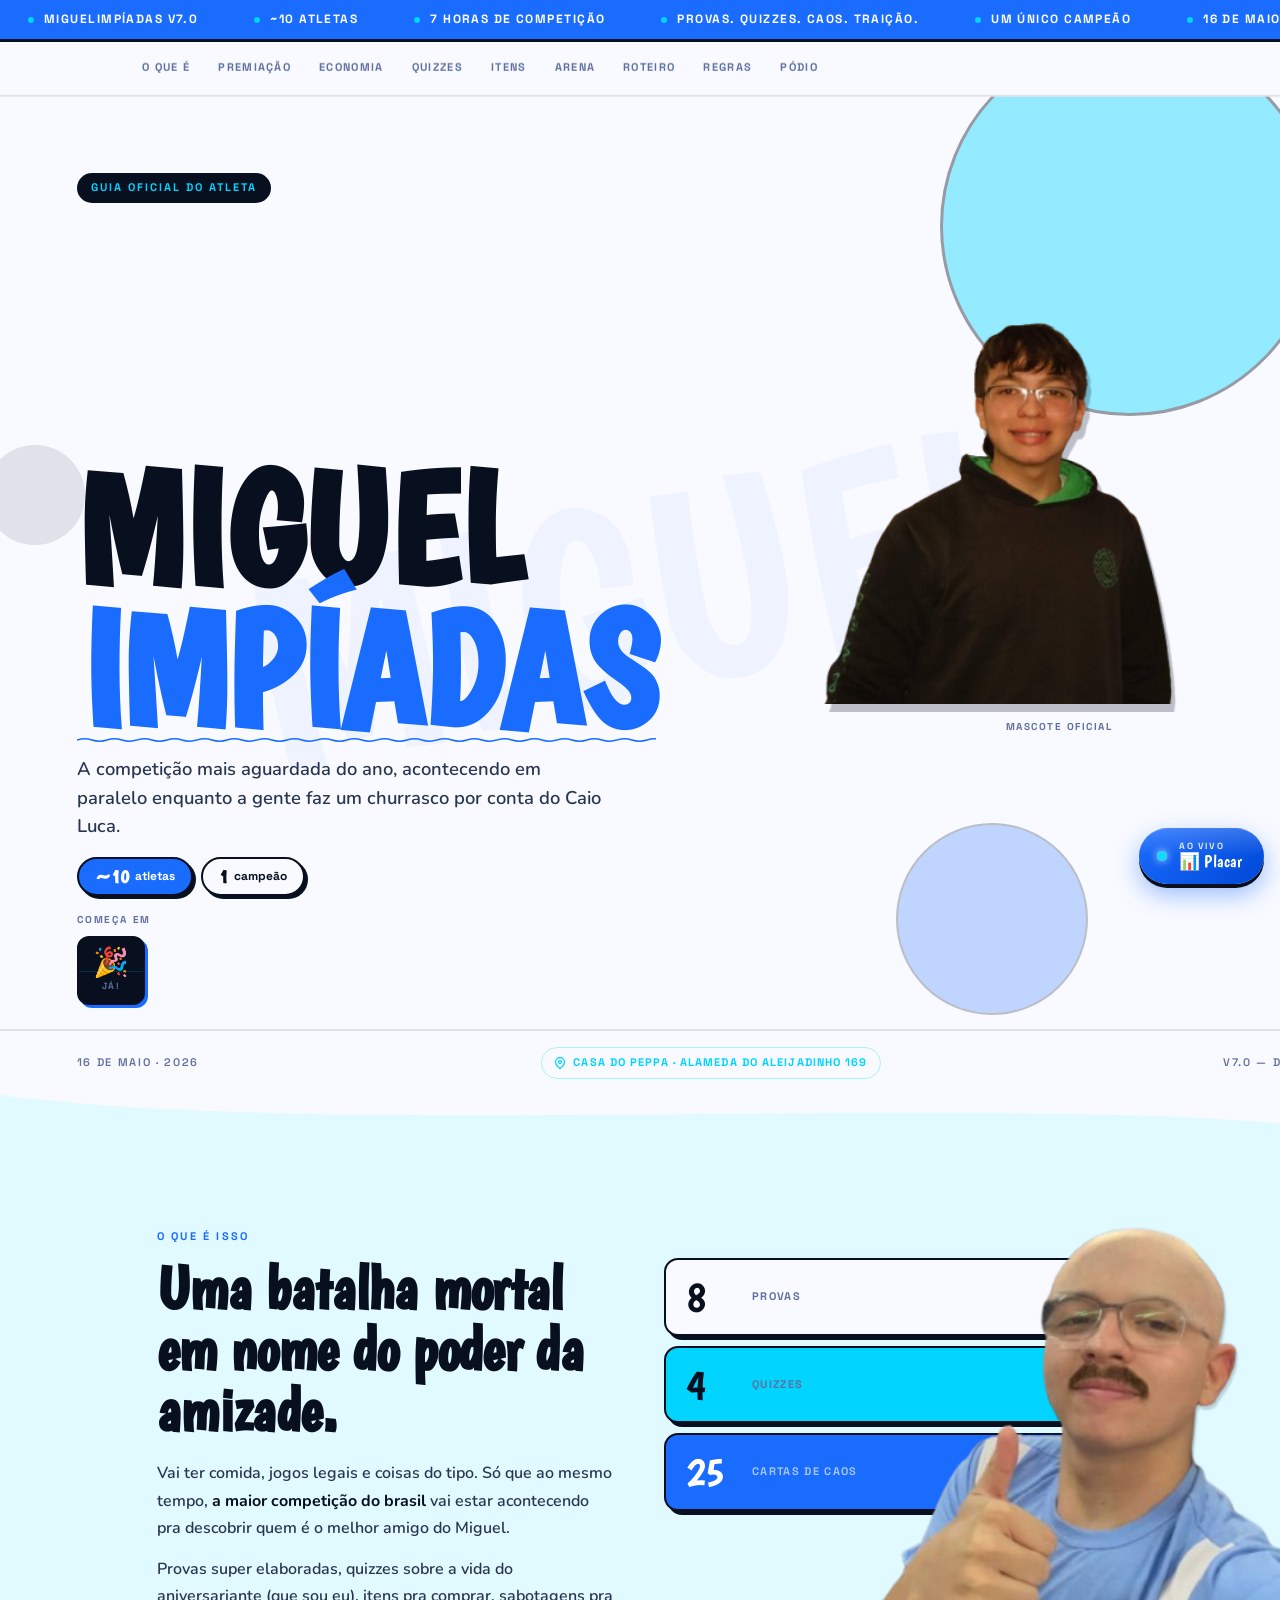
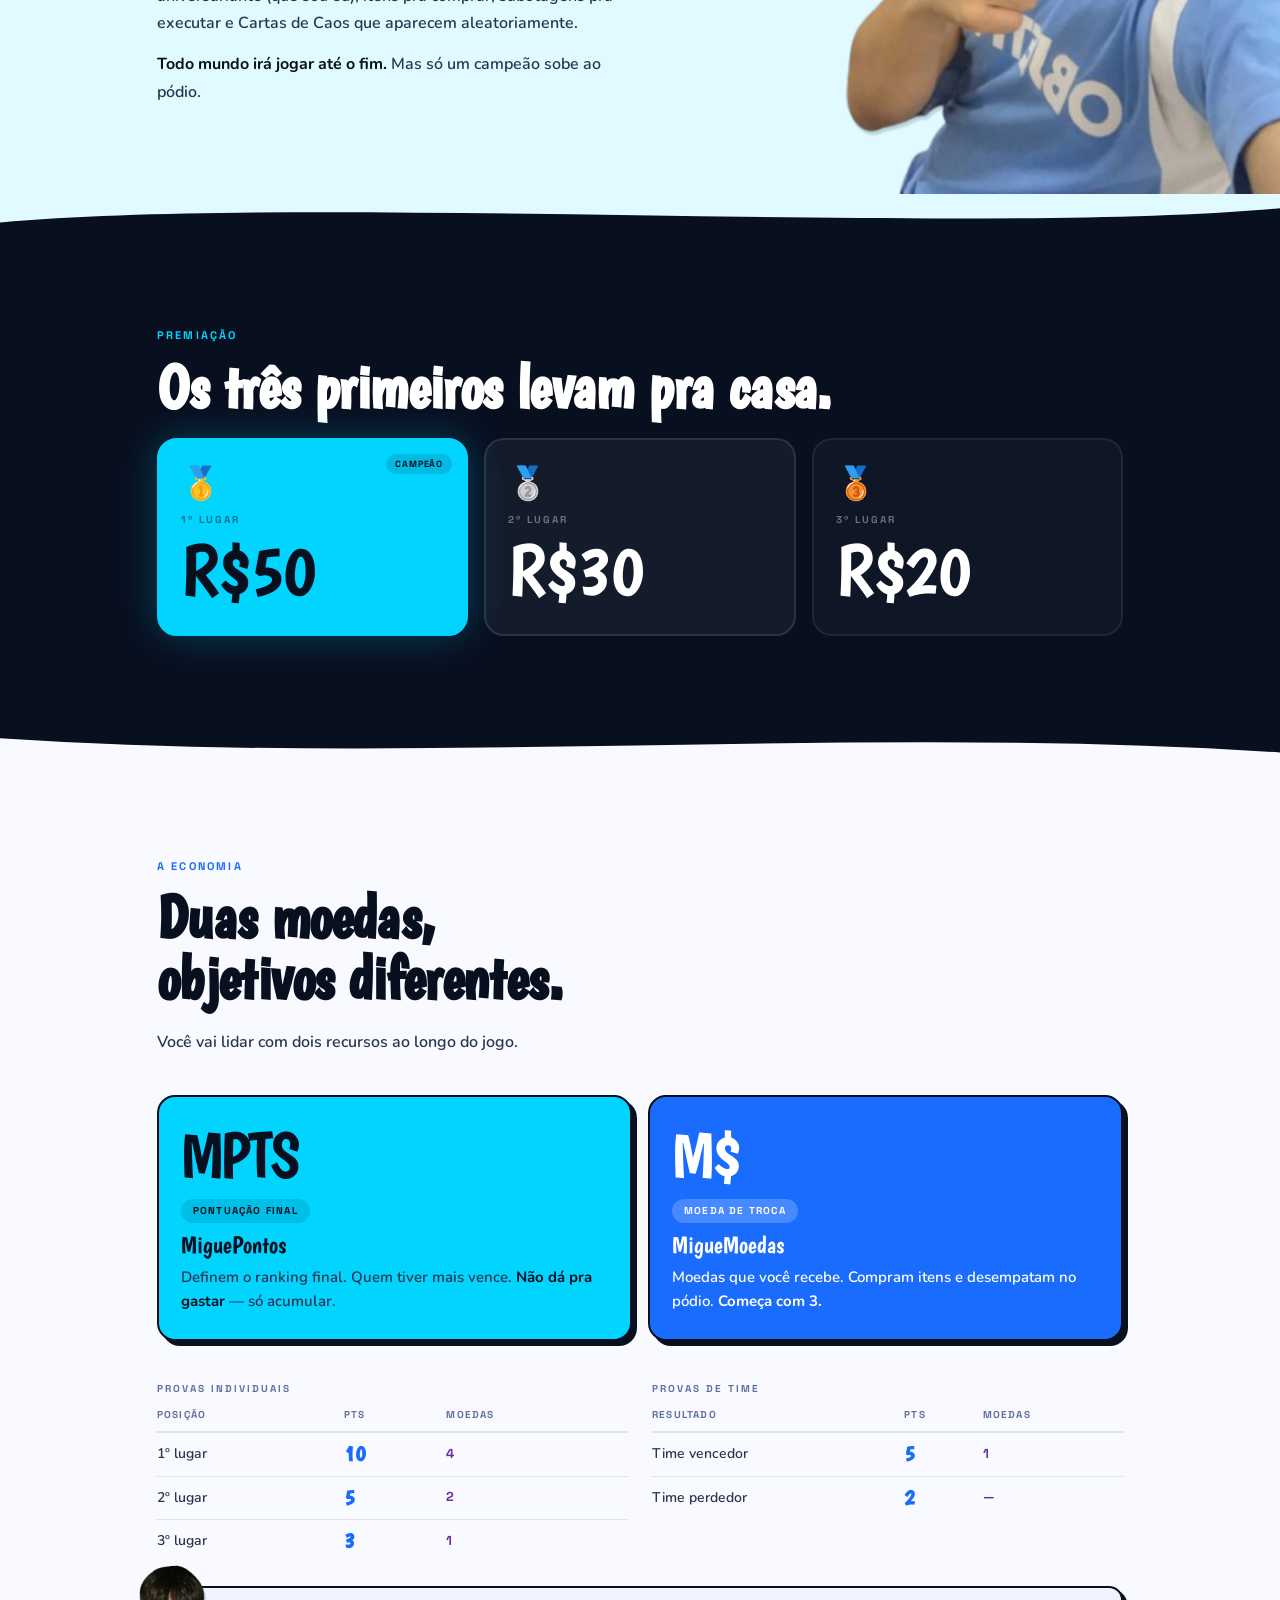
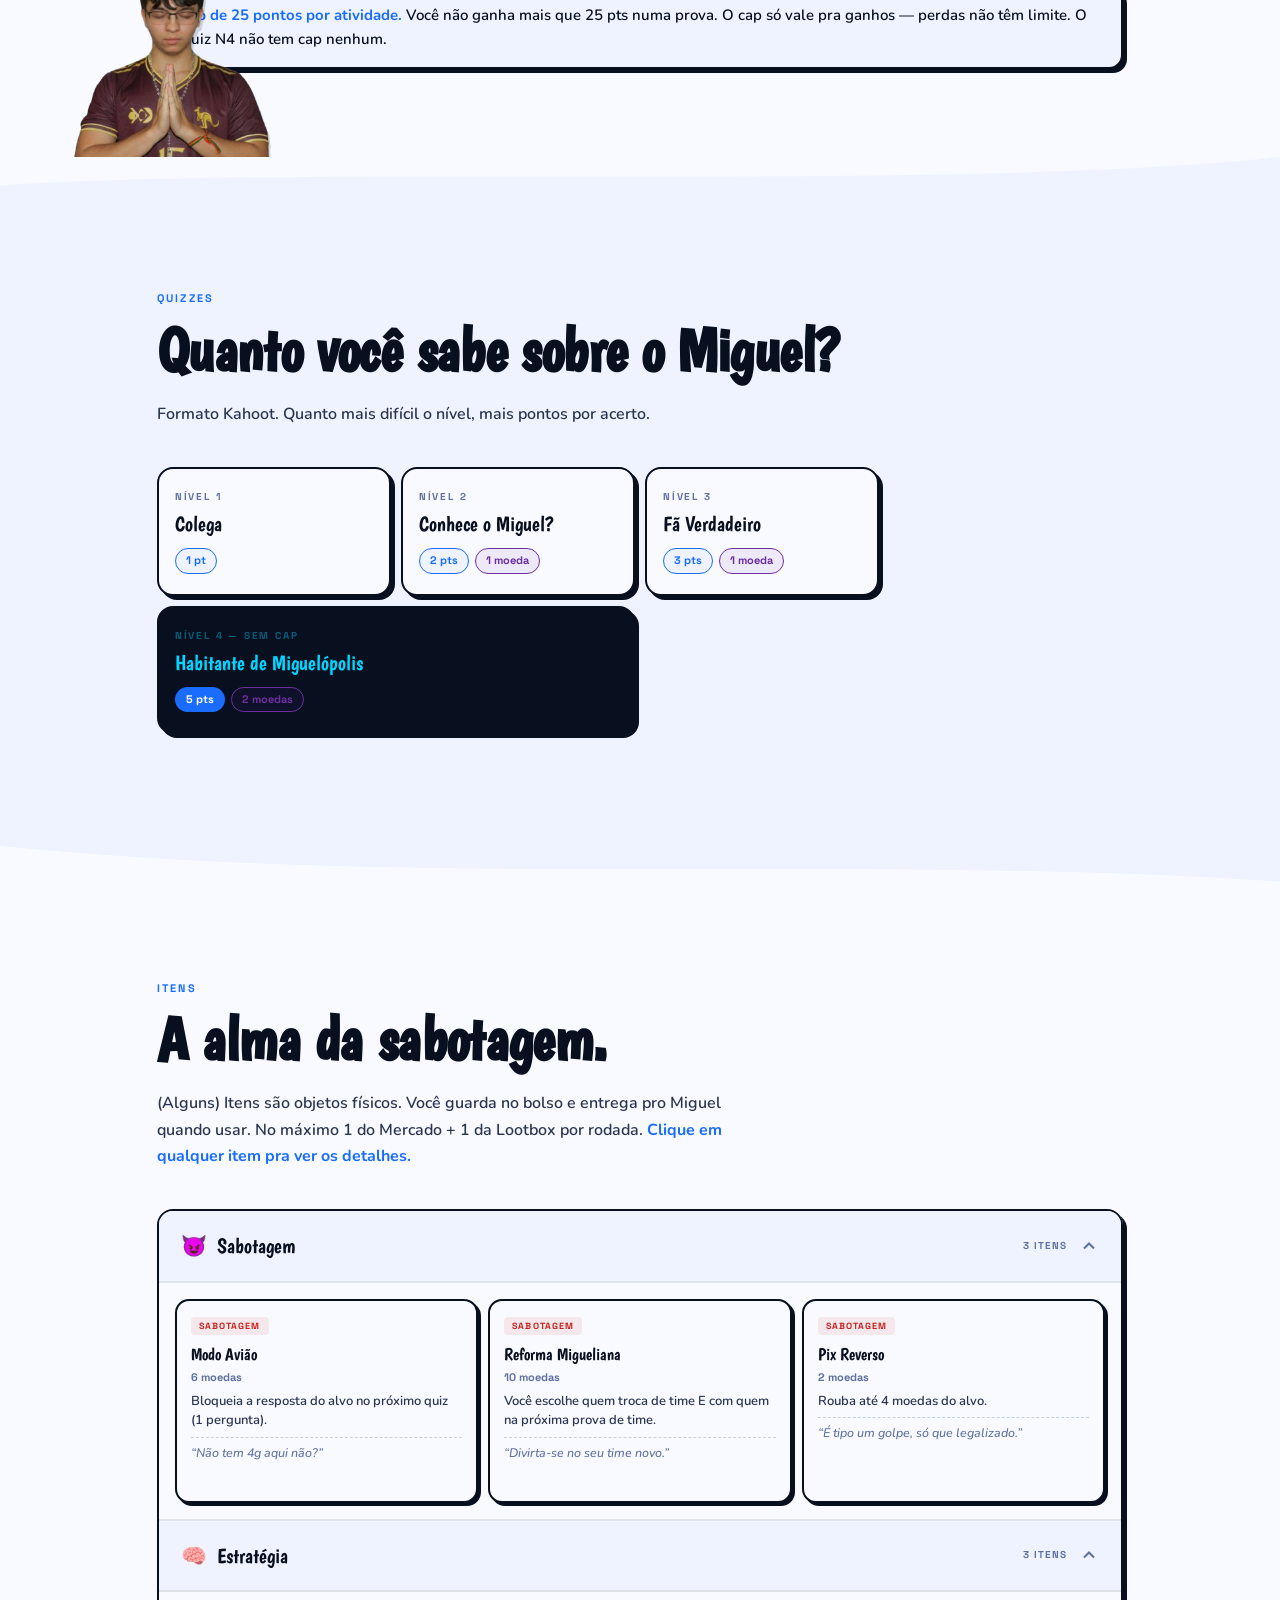
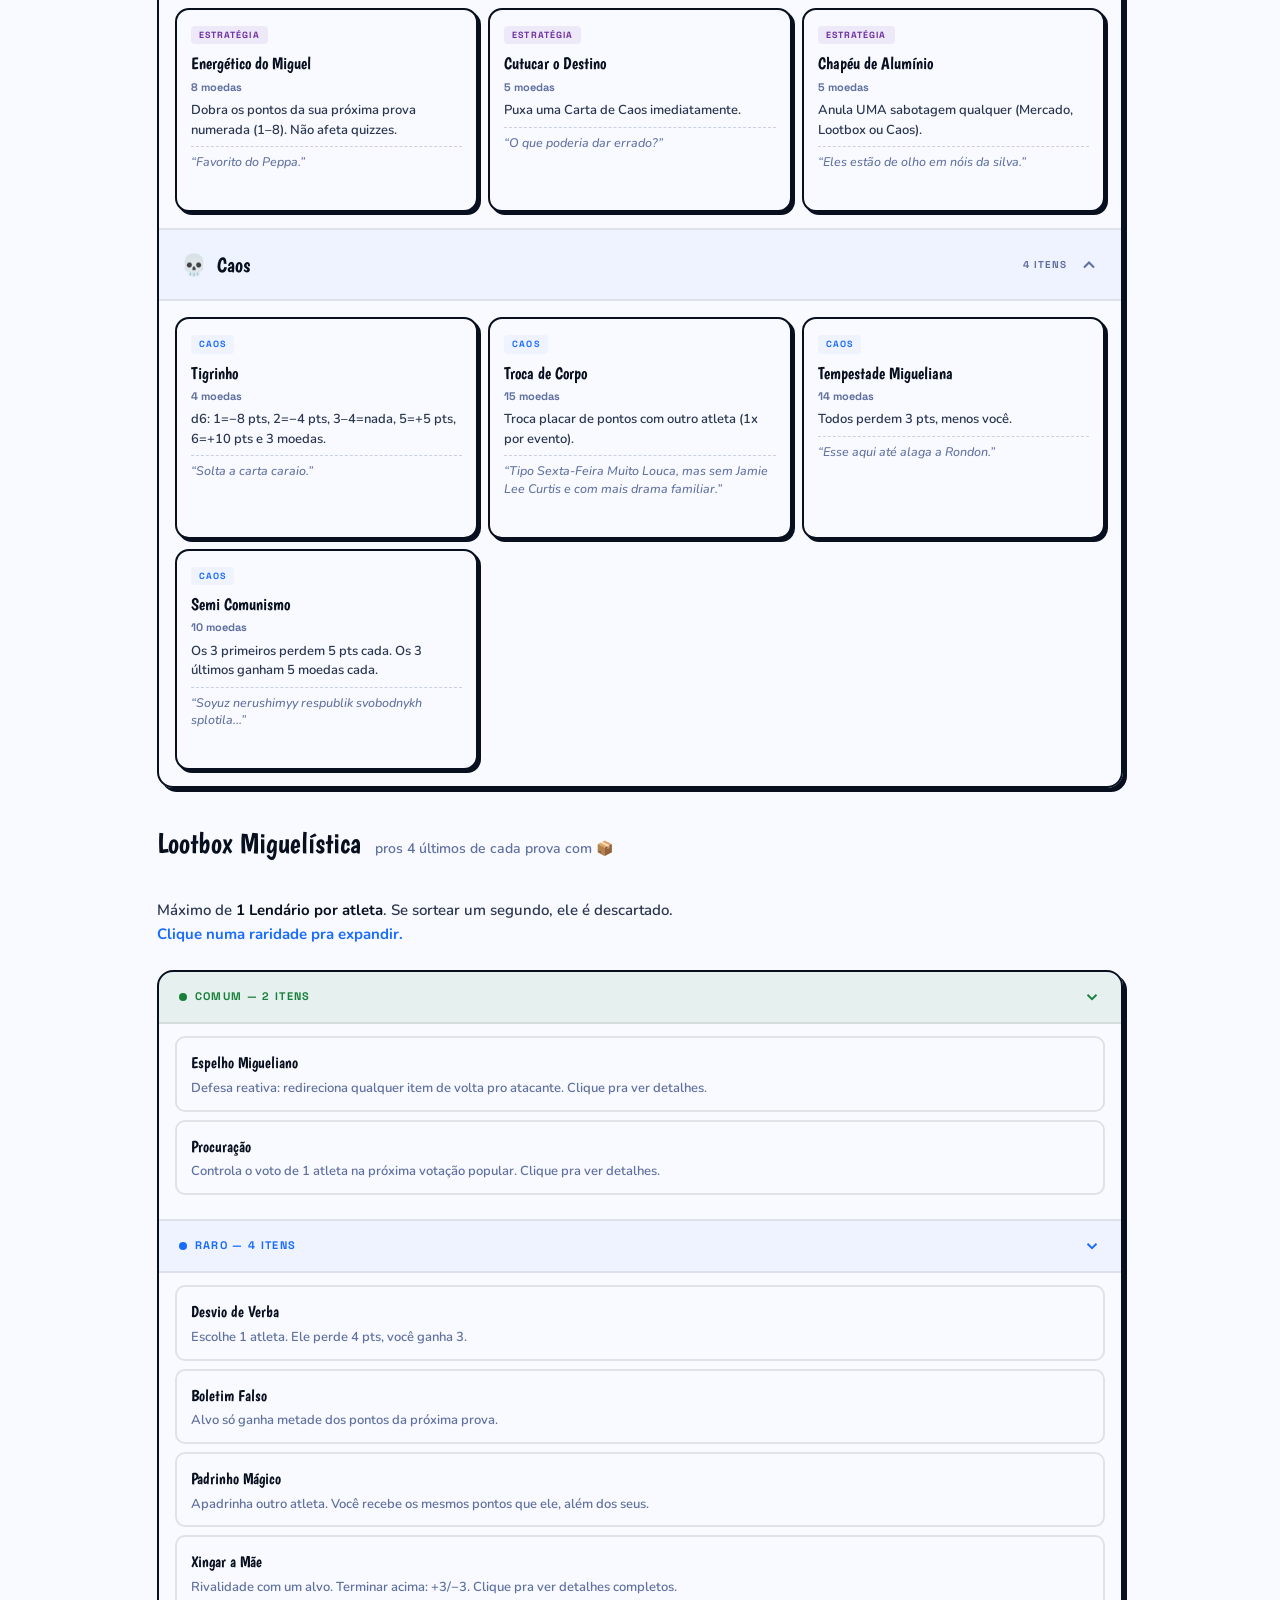
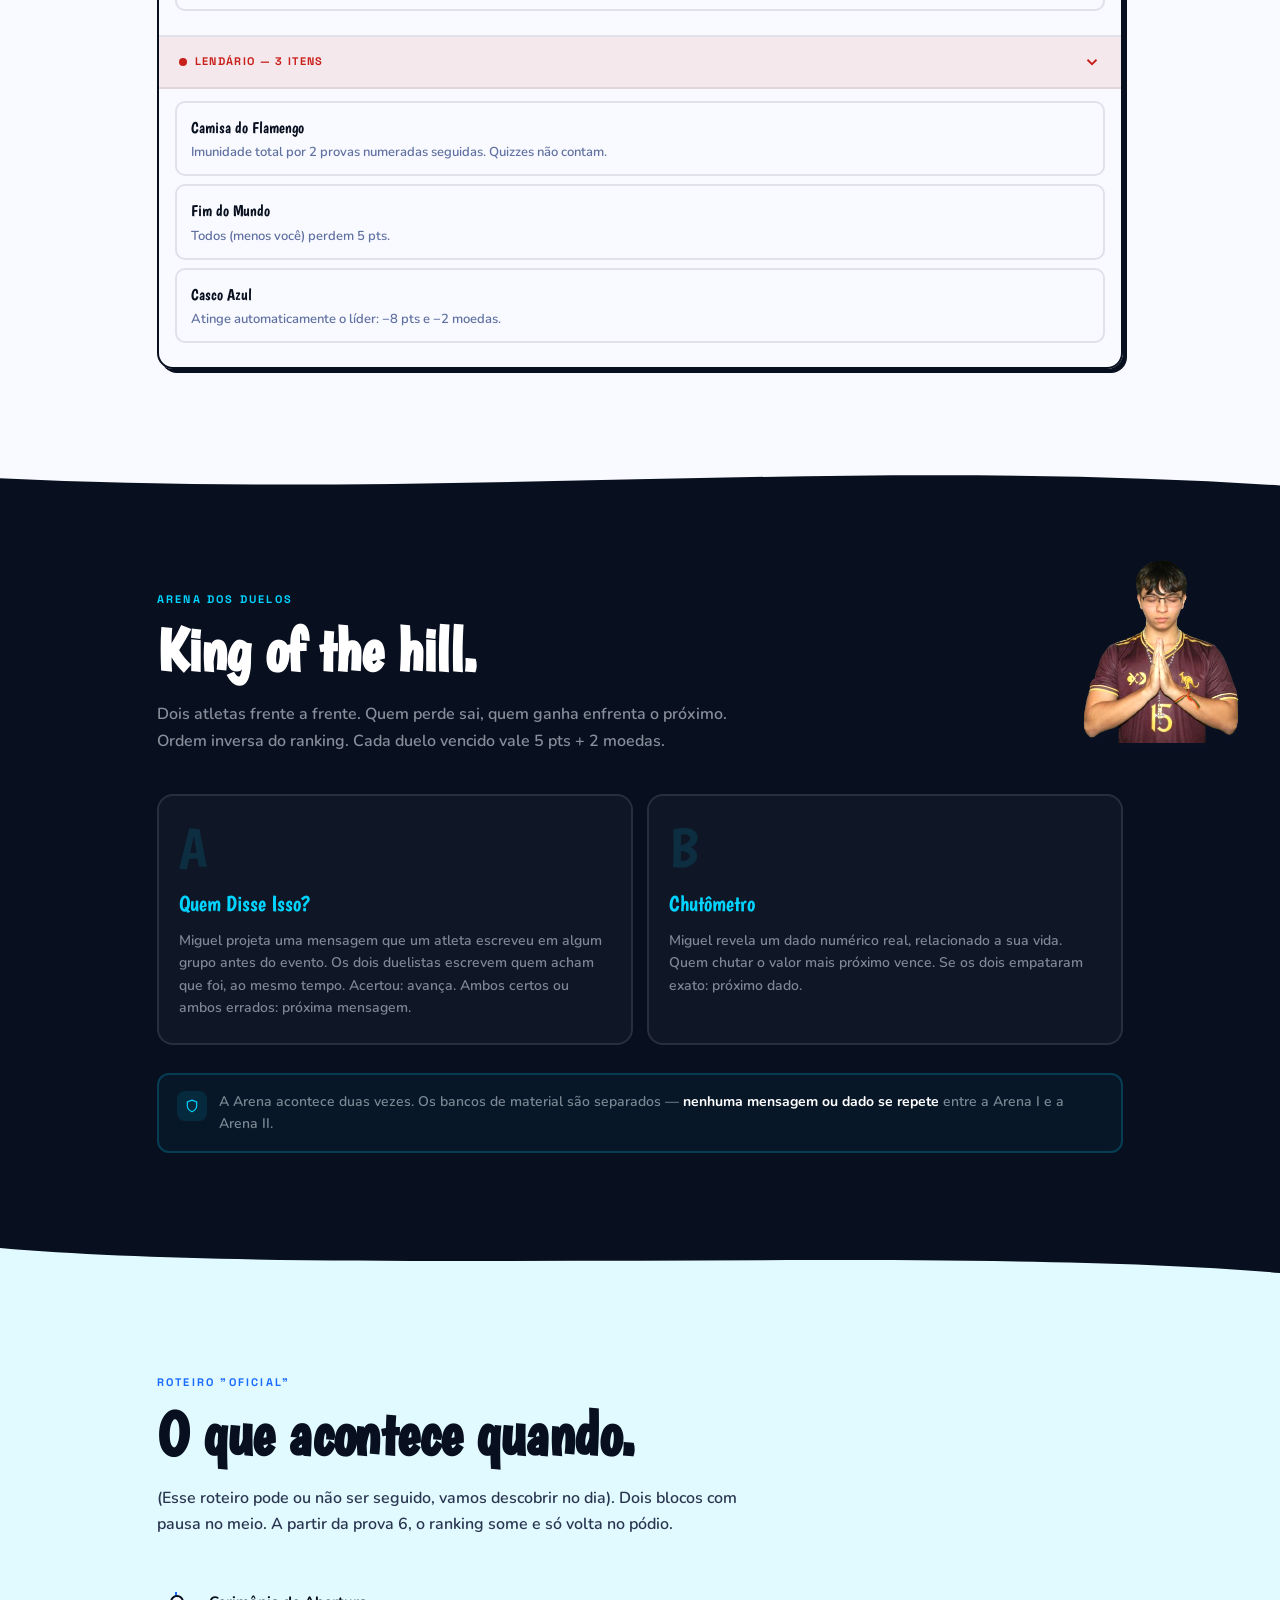
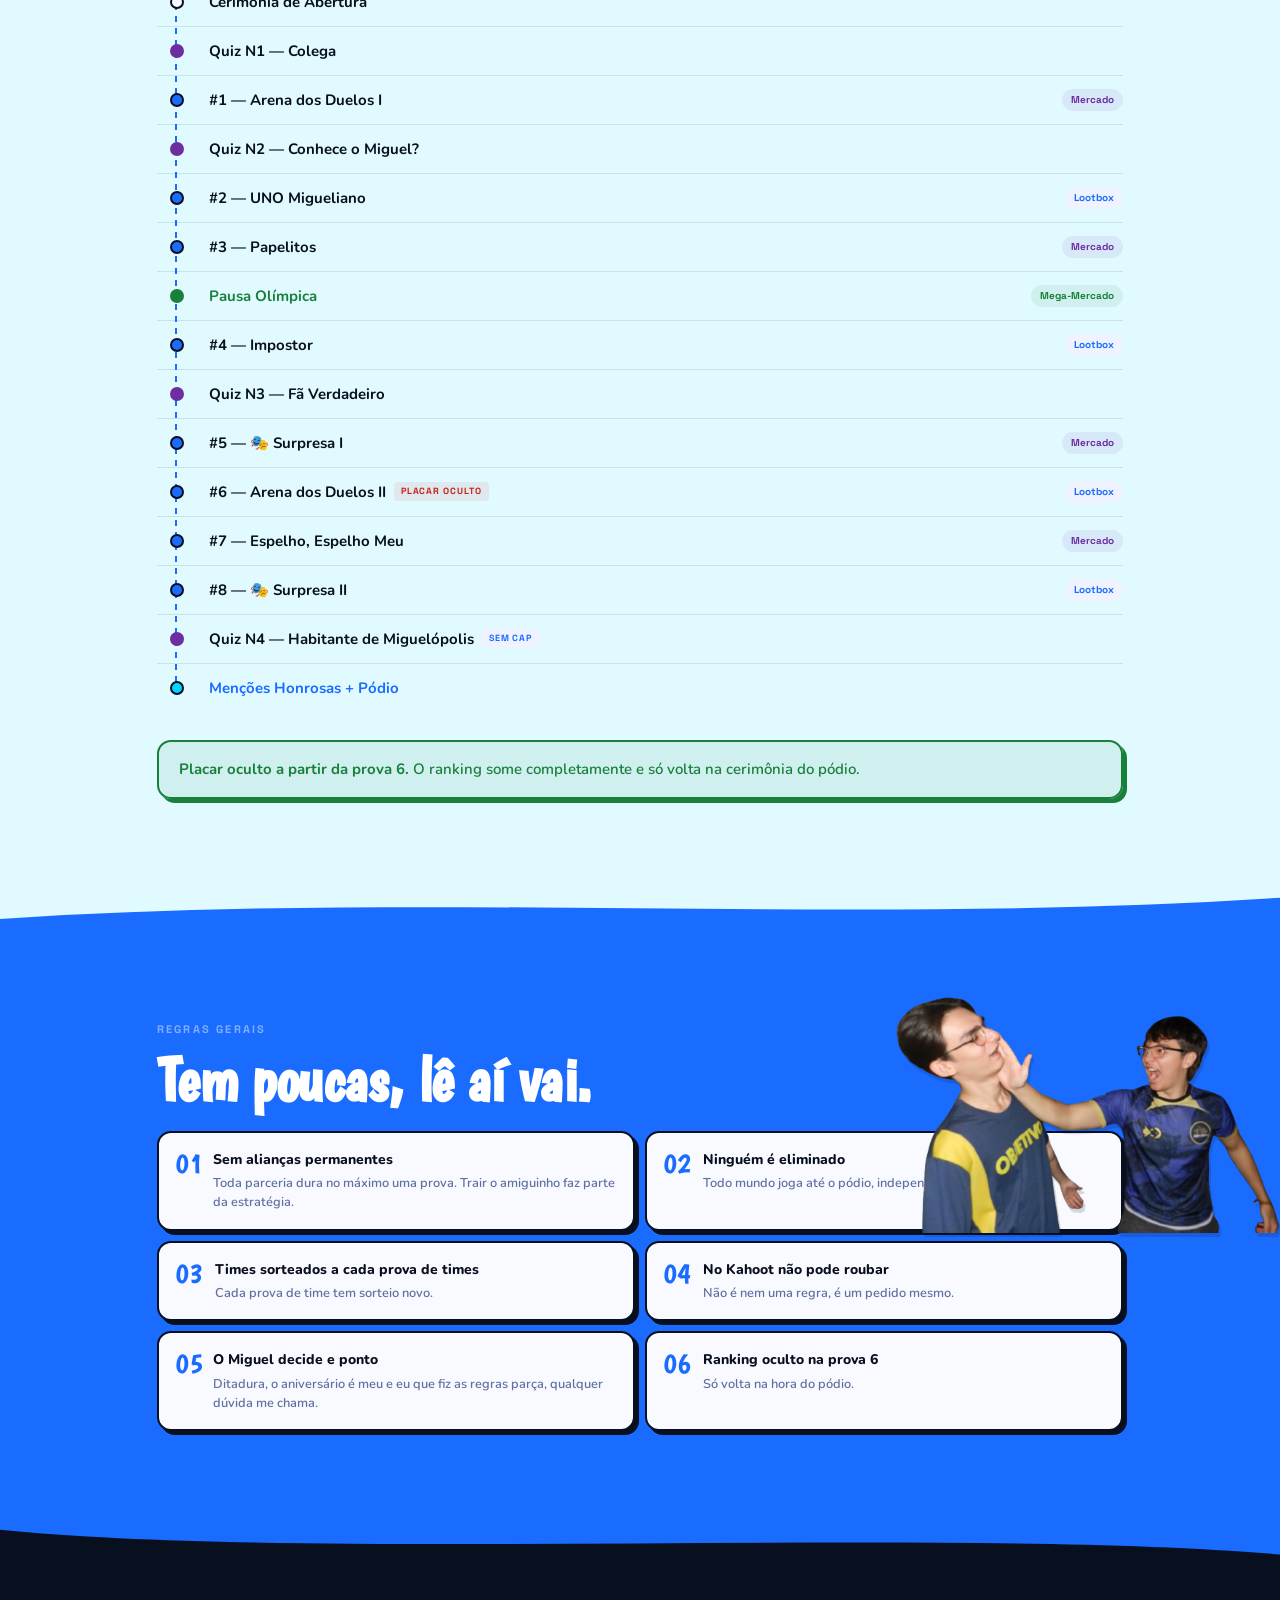
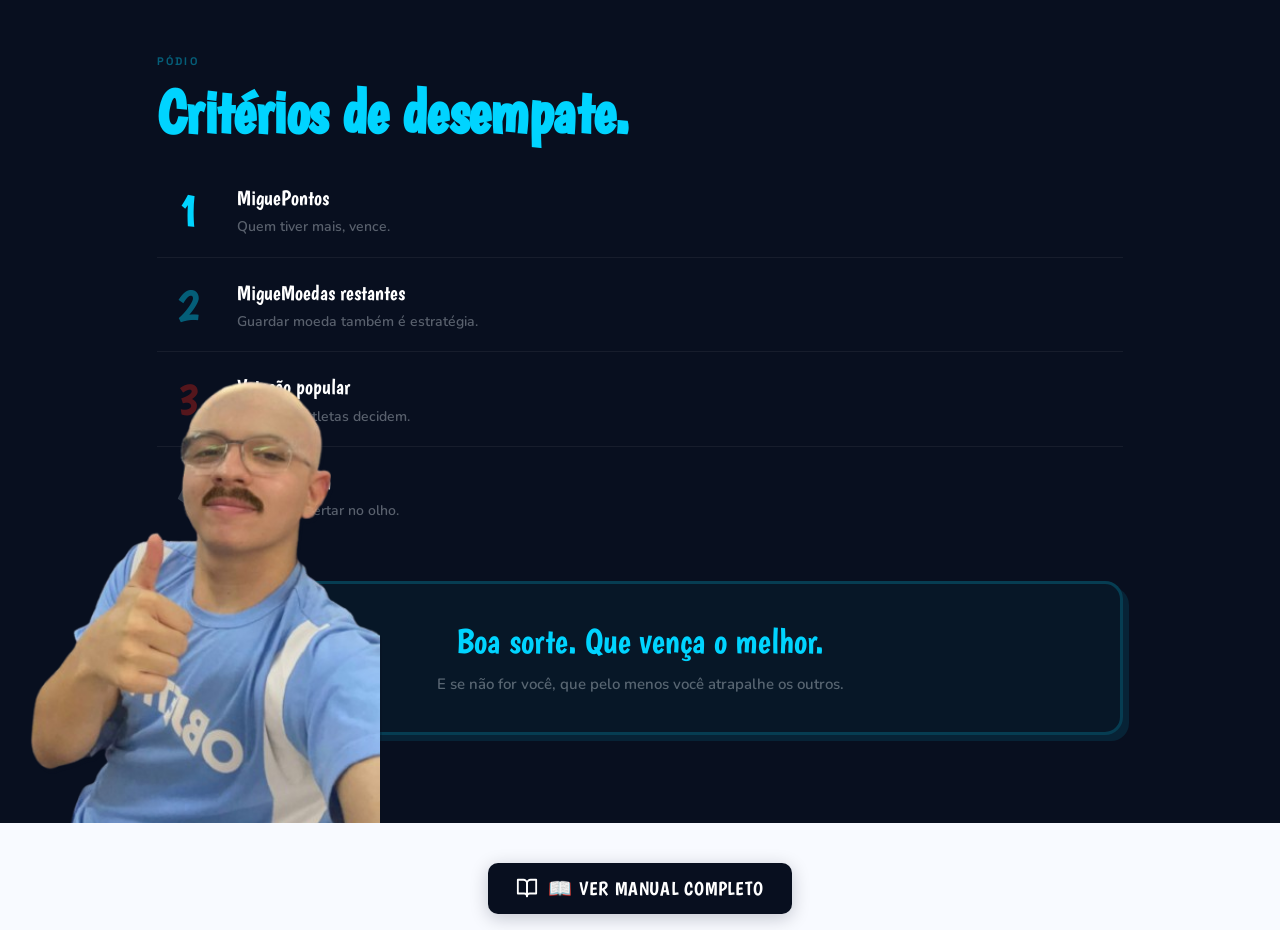
<file: index.html>
<!DOCTYPE html>
<html lang="pt-BR">
<head>
<meta charset="UTF-8">
<meta name="viewport" content="width=device-width, initial-scale=1.0">
<title>Miguelimpíadas — Guia do Atleta</title>
<link rel="icon" href="data:image/svg+xml,<svg xmlns='http://www.w3.org/2000/svg' viewBox='0 0 100 100'><text y='.9em' font-size='90'>🏅</text></svg>">
<link rel="preconnect" href="https://fonts.googleapis.com">
<link rel="preconnect" href="https://fonts.gstatic.com" crossorigin>
<link href="https://fonts.googleapis.com/css2?family=Boogaloo&family=Nunito:ital,wght@0,400;0,600;0,700;0,800;0,900;1,700;1,800&family=Space+Grotesk:wght@400;500;600;700&display=swap" rel="stylesheet">
<link rel="stylesheet" href="assets/css/main.css?v=14">
</head>
<body>

<!-- TICKER -->
<div class="ticker" aria-hidden="true">
  <div class="ticker-track">
    <span class="ticker-item"><span class="ticker-dot"></span>Miguelimpíadas v7.0</span>
    <span class="ticker-item"><span class="ticker-dot"></span>~10 atletas</span>
    <span class="ticker-item"><span class="ticker-dot"></span>7 horas de competição</span>
    <span class="ticker-item"><span class="ticker-dot"></span>Provas. Quizzes. Caos. Traição.</span>
    <span class="ticker-item"><span class="ticker-dot"></span>Um único campeão</span>
    <span class="ticker-item"><span class="ticker-dot"></span>16 de Maio de 2026</span>
    <span class="ticker-item"><span class="ticker-dot"></span>Guia Oficial do Atleta</span>
    <span class="ticker-item"><span class="ticker-dot"></span>Miguelimpíadas v7.0</span>
    <span class="ticker-item"><span class="ticker-dot"></span>~10 atletas</span>
    <span class="ticker-item"><span class="ticker-dot"></span>7 horas de competição</span>
    <span class="ticker-item"><span class="ticker-dot"></span>Provas. Quizzes. Caos. Traição.</span>
    <span class="ticker-item"><span class="ticker-dot"></span>Um único campeão</span>
    <span class="ticker-item"><span class="ticker-dot"></span>16 de Maio de 2026</span>
    <span class="ticker-item"><span class="ticker-dot"></span>Guia Oficial do Atleta</span>
  </div>
</div>

<!-- NAV -->
<nav class="nav">
  <div class="nav-inner">
    <a class="nav-link" href="#sobre">O que é</a>
    <a class="nav-link" href="#premiacao">Premiação</a>
    <a class="nav-link" href="#economia">Economia</a>
    <a class="nav-link" href="#quizzes">Quizzes</a>
    <a class="nav-link" href="#itens">Itens</a>
    <a class="nav-link" href="#arena">Arena</a>
    <a class="nav-link" href="#roteiro">Roteiro</a>
    <a class="nav-link" href="#regras">Regras</a>
    <a class="nav-link" href="#podio">Pódio</a>
  </div>
</nav>

<!-- HERO -->
<header class="hero">
  <div class="blob blob-1" aria-hidden="true"></div>
  <div class="blob blob-2" aria-hidden="true"></div>
  <div class="blob blob-3" aria-hidden="true"></div>
  <div class="hero-bg-text" aria-hidden="true">MIGUEL</div>
  <div class="hero-inner">
    <span class="hero-kicker">Guia Oficial do Atleta</span>
    <div style="display:flex;align-items:flex-end;gap:clamp(16px,3vw,40px);flex-wrap:nowrap">
      <div style="flex:1;min-width:0">
        <h1 class="hero-title">MIGUEL<br><span class="hl">IMPÍADAS</span></h1>
      </div>
      <div style="flex-shrink:0;opacity:0;animation:pop-in .7s var(--bounce) .8s forwards;text-align:center;padding-bottom:4px">
        <img src="assets/img/img-01-c2d85c7a68.png" alt="Mascote oficial das Miguelimpíadas" style="height:clamp(260px,38vw,520px);width:auto;filter:drop-shadow(4px 8px 0 rgba(8,15,31,.25))">
        <p style="font-family:'Space Grotesk',sans-serif;font-size:10px;font-weight:700;letter-spacing:.15em;text-transform:uppercase;color:var(--muted);margin-top:6px">Mascote oficial</p>
      </div>
    </div>
    <p class="hero-desc">A competição mais aguardada do ano, acontecendo em paralelo enquanto a gente faz um churrasco por conta do Caio Luca.</p>
    <div class="hero-stats">
      <div class="stat-bubble blue"><span class="stat-num">~10</span> atletas</div>
      <div class="stat-bubble"><span class="stat-num">1</span> campeão</div>
    </div>
    <div class="countdown-wrap">
      <p class="cd-label-top">Começa em</p>
      <div class="countdown">
        <div class="cd-unit"><span class="cd-num" id="cd-d">00</span><span class="cd-lbl">dias</span></div>
        <span class="cd-sep">:</span>
        <div class="cd-unit"><span class="cd-num" id="cd-h">00</span><span class="cd-lbl">horas</span></div>
        <span class="cd-sep">:</span>
        <div class="cd-unit"><span class="cd-num" id="cd-m">00</span><span class="cd-lbl">min</span></div>
        <span class="cd-sep">:</span>
        <div class="cd-unit"><span class="cd-num" id="cd-s">00</span><span class="cd-lbl">seg</span></div>
      </div>
    </div>
  </div>
  <div class="hero-bottom">
    <span class="hero-date">16 de Maio · 2026</span>
    <a href="https://maps.google.com/?q=Alameda+do+Aleijadinho+169+Karaiba+Uberlandia" target="_blank" rel="noopener" style="display:inline-flex;align-items:center;gap:7px;font-family:'Space Grotesk',sans-serif;font-size:11px;font-weight:700;letter-spacing:.1em;text-transform:uppercase;color:var(--cyan);text-decoration:none;padding:6px 12px;border:1.5px solid rgba(0,212,255,.3);border-radius:99px;transition:background .15s,border-color .15s" onmouseover="this.style.background='rgba(0,212,255,.08)'" onmouseout="this.style.background='transparent'">
      <svg width="12" height="12" viewBox="0 0 24 24" fill="none" stroke="currentColor" stroke-width="2.5"><path d="M21 10c0 7-9 13-9 13s-9-6-9-13a9 9 0 0 1 18 0z"/><circle cx="12" cy="10" r="3"/></svg>
      Casa do Peppa · Alameda do Aleijadinho 169
    </a>
    <span class="hero-date">v7.0 — Documento do Atleta</span>
  </div>
</header>

<main>

<!-- O QUE É -->
<div class="wave" style="background:var(--cyan-bg)"><svg viewBox="0 0 1440 48" xmlns="http://www.w3.org/2000/svg" preserveAspectRatio="none"><path d="M0,0 C360,48 1080,0 1440,32 L1440,0 Z" fill="#f8faff"/></svg></div>
<section class="what-section" id="sobre">
  <div class="float-mascot" style="bottom:-60px;right:-20px;width:clamp(340px,42vw,520px);animation:mascot-shake 3.2s ease-in-out infinite">
    <img src="assets/img/img-02-6ef25989ee.png" alt="" style="width:100%;filter:drop-shadow(2px 4px 0 rgba(8,15,31,.15))">
  </div>
  <div class="si">
    <span class="eyebrow reveal">O que é isso</span>
    <div class="what-grid">
      <div class="reveal reveal-delay-1">
        <h2 class="sh">Uma batalha mortal<br>em nome do poder da amizade.</h2>
        <div class="what-text">
          <p>Vai ter comida, jogos legais e coisas do tipo. Só que ao mesmo tempo, <strong>a maior competição do brasil</strong> vai estar acontecendo pra descobrir quem é o melhor amigo do Miguel.</p>
          <p>Provas super elaboradas, quizzes sobre a vida do aniversariante (que sou eu), itens pra comprar, sabotagens pra executar e Cartas de Caos que aparecem aleatoriamente.</p>
          <p><strong>Todo mundo irá jogar até o fim.</strong> Mas só um campeão sobe ao pódio.</p>
        </div>
      </div>
      <div class="fact-stack reveal reveal-delay-2">
        <div class="fact-card"><span class="fact-num">8</span><span class="fact-label">Provas</span></div>
        <div class="fact-card"><span class="fact-num">4</span><span class="fact-label">Quizzes</span></div>
        <div class="fact-card"><span class="fact-num">25</span><span class="fact-label">Cartas de caos</span></div>
      </div>
    </div>
  </div>
</section>

<canvas id="confetti-canvas"></canvas>

<!-- PREMIAÇÃO -->
<div class="wave" style="background:var(--ink)"><svg viewBox="0 0 1440 48" xmlns="http://www.w3.org/2000/svg" preserveAspectRatio="none"><path d="M0,32 C360,0 1080,48 1440,16 L1440,0 L0,0 Z" fill="var(--cyan-bg)"/></svg></div>
<section class="premio-section" id="premiacao">
  <div class="si">
    <span class="eyebrow reveal">Premiação</span>
    <h2 class="sh reveal reveal-delay-1">Os três primeiros levam pra casa.</h2>
    <div class="premio-grid">
      <div class="premio-card first">
        <span class="premio-medal">🥇</span>
        <div class="premio-pos">1º lugar</div>
        <div class="premio-valor">R$<span class="counting" data-target="50">0</span></div>
        <span class="premio-badge">Campeão</span>
      </div>
      <div class="premio-card second">
        <span class="premio-medal">🥈</span>
        <div class="premio-pos">2º lugar</div>
        <div class="premio-valor">R$<span class="counting" data-target="30">0</span></div>
      </div>
      <div class="premio-card third">
        <span class="premio-medal">🥉</span>
        <div class="premio-pos">3º lugar</div>
        <div class="premio-valor">R$<span class="counting" data-target="20">0</span></div>
      </div>
    </div>
  </div>
</section>

<!-- ECONOMIA -->
<div class="wave" style="background:var(--paper)"><svg viewBox="0 0 1440 48" xmlns="http://www.w3.org/2000/svg" preserveAspectRatio="none"><path d="M0,16 C480,48 960,0 1440,32 L1440,0 L0,0 Z" fill="var(--ink)"/></svg></div>
<section class="economia-section" id="economia">
  <div class="float-mascot" style="bottom:-40px;left:-20px;width:clamp(240px,30vw,380px);animation:mascot-spin-flip 4s ease-in-out infinite">
    <img src="assets/img/img-03-e0036c5993.png" alt="" style="width:100%;filter:drop-shadow(2px 4px 0 rgba(8,15,31,.15))">
  </div>
  <div class="si">
    <span class="eyebrow reveal">A economia</span>
    <h2 class="sh reveal reveal-delay-1">Duas moedas,<br>objetivos diferentes.</h2>
    <p class="sl reveal reveal-delay-1">Você vai lidar com dois recursos ao longo do jogo.</p>
    <div class="moeda-split reveal reveal-delay-2">
      <div class="moeda-card pontos">
        <div class="moeda-big">MPTS</div>
        <span class="moeda-tag-pill">Pontuação final</span>
        <div class="moeda-title">MiguePontos</div>
        <p class="moeda-body">Definem o ranking final. Quem tiver mais vence. <strong>Não dá pra gastar</strong> — só acumular.</p>
      </div>
      <div class="moeda-card moedas">
        <div class="moeda-big">M$</div>
        <span class="moeda-tag-pill">Moeda de troca</span>
        <div class="moeda-title">MigueMoedas</div>
        <p class="moeda-body">Moedas que você recebe. Compram itens e desempatam no pódio. <strong>Começa com 3.</strong></p>
      </div>
    </div>
    <div class="pts-split reveal reveal-delay-2">
      <div>
        <p class="pts-block-title">Provas individuais</p>
        <table><thead><tr><th>Posição</th><th>Pts</th><th>Moedas</th></tr></thead><tbody>
          <tr><td>1º lugar</td><td class="td-pts">10</td><td class="td-coins">4</td></tr>
          <tr><td>2º lugar</td><td class="td-pts">5</td><td class="td-coins">2</td></tr>
          <tr><td>3º lugar</td><td class="td-pts">3</td><td class="td-coins">1</td></tr>
        </tbody></table>
      </div>
      <div>
        <p class="pts-block-title">Provas de time</p>
        <table><thead><tr><th>Resultado</th><th>Pts</th><th>Moedas</th></tr></thead><tbody>
          <tr><td>Time vencedor</td><td class="td-pts">5</td><td class="td-coins">1</td></tr>
          <tr><td>Time perdedor</td><td class="td-pts">2</td><td class="td-coins">—</td></tr>
        </tbody></table>
      </div>
    </div>
    <div class="callout orange reveal reveal-delay-3"><strong>Cap de 25 pontos por atividade.</strong> Você não ganha mais que 25 pts numa prova. O cap só vale pra ganhos — perdas não têm limite. O Quiz N4 não tem cap nenhum.</div>
  </div>
</section>

<!-- QUIZZES -->
<div class="wave" style="background:var(--blue-bg)"><svg viewBox="0 0 1440 48" xmlns="http://www.w3.org/2000/svg" preserveAspectRatio="none"><path d="M0,32 C360,8 1080,40 1440,0 L1440,0 L0,0 Z" fill="var(--paper)"/></svg></div>
<section class="quiz-section" id="quizzes">
  <div class="si">
    <span class="eyebrow reveal">Quizzes</span>
    <h2 class="sh reveal reveal-delay-1">Quanto você sabe sobre o Miguel?</h2>
    <p class="sl reveal reveal-delay-1">Formato Kahoot. Quanto mais difícil o nível, mais pontos por acerto.</p>
    <div class="quiz-row reveal reveal-delay-2">
      <div class="quiz-card"><div class="quiz-level">Nível 1</div><div class="quiz-name">Colega</div><div class="quiz-badges"><span class="badge pts">1 pt</span></div></div>
      <div class="quiz-card"><div class="quiz-level">Nível 2</div><div class="quiz-name">Conhece o Miguel?</div><div class="quiz-badges"><span class="badge pts">2 pts</span><span class="badge coins">1 moeda</span></div></div>
      <div class="quiz-card"><div class="quiz-level">Nível 3</div><div class="quiz-name">Fã Verdadeiro</div><div class="quiz-badges"><span class="badge pts">3 pts</span><span class="badge coins">1 moeda</span></div></div>
      <div class="quiz-card n4"><div class="quiz-level">Nível 4 — Sem cap</div><div class="quiz-name">Habitante de Miguelópolis</div><div class="quiz-badges"><span class="badge pts-inv">5 pts</span><span class="badge coins">2 moedas</span></div></div>
    </div>
  </div>
</section>

<!-- MODAL -->
<div class="modal-overlay" id="modal" onclick="closeModal(event)">
  <div class="modal">
    <div class="modal-inner">
      <button class="modal-close" onclick="document.getElementById('modal').classList.remove('open');document.body.style.overflow='';document.documentElement.style.overflow=''" aria-label="Fechar">✕</button>
      <div class="modal-cat" id="modal-cat"></div>
      <div class="modal-name" id="modal-name"></div>
      <div class="modal-cost" id="modal-cost"></div>
      <div class="modal-desc" id="modal-desc"></div>
    </div>
  </div>
</div>

<!-- ITENS -->
<div class="wave" style="background:var(--paper)"><svg viewBox="0 0 1440 48" xmlns="http://www.w3.org/2000/svg" preserveAspectRatio="none"><path d="M0,0 C480,48 960,8 1440,40 L1440,0 Z" fill="var(--blue-bg)"/></svg></div>
<section class="items-section" id="itens">
  <div class="si">
    <span class="eyebrow reveal">Itens</span>
    <h2 class="sh reveal reveal-delay-1">A alma da sabotagem.</h2>
    <p class="sl reveal reveal-delay-1">(Alguns) Itens são objetos físicos. Você guarda no bolso e entrega pro Miguel quando usar. No máximo 1 do Mercado + 1 da Lootbox por rodada. <strong style="color:var(--blue)">Clique em qualquer item pra ver os detalhes.</strong></p>

    <!-- MERCADO ACCORDION -->
    <div class="accordion reveal reveal-delay-1">
      <!-- Sabotagem -->
      <div class="accordion-header open" onclick="toggleAccordion(this)">
        <div class="accordion-title"><span>😈</span> Sabotagem</div>
        <div style="display:flex;align-items:center;gap:12px">
          <span class="accordion-meta">3 itens</span>
          <svg class="accordion-chevron" viewBox="0 0 24 24" fill="none" stroke="currentColor" stroke-width="2.5"><path d="M6 9l6 6 6-6"/></svg>
        </div>
      </div>
      <div class="accordion-body open">
        <div class="accordion-body-inner">
          <div class="items-grid" style="padding:16px">
            <div class="item-tile" onclick="openModal('Sabotagem','Modo Avião','6 moedas','Bloqueia a resposta do alvo no próximo quiz (1 pergunta). // Não tem 4g aqui não?','sabotagem')"><span class="item-cat-tag sabotagem">Sabotagem</span><div class="item-name">Modo Avião</div><div class="item-cost">6 moedas</div><div class="item-desc">Bloqueia a resposta do alvo no próximo quiz (1 pergunta). // Não tem 4g aqui não?</div></div>
            <div class="item-tile" onclick="openModal('Sabotagem','Reforma Migueliana','10 moedas','Você escolhe quem troca de time E com quem na próxima prova de time. // Divirta-se no seu time novo.','sabotagem')"><span class="item-cat-tag sabotagem">Sabotagem</span><div class="item-name">Reforma Migueliana</div><div class="item-cost">10 moedas</div><div class="item-desc">Você escolhe quem troca de time E com quem na próxima prova de time. // Divirta-se no seu time novo.</div></div>
            <div class="item-tile" onclick="openModal('Sabotagem','Pix Reverso','2 moedas','Rouba até 4 moedas do alvo. // É tipo um golpe, só que legalizado.','sabotagem')"><span class="item-cat-tag sabotagem">Sabotagem</span><div class="item-name">Pix Reverso</div><div class="item-cost">2 moedas</div><div class="item-desc">Rouba até 4 moedas do alvo. // É tipo um golpe, só que legalizado.</div></div>
          </div>
        </div>
      </div>
      <div class="accordion-divider"></div>
      <!-- Estratégia -->
      <div class="accordion-header open" onclick="toggleAccordion(this)">
        <div class="accordion-title"><span>🧠</span> Estratégia</div>
        <div style="display:flex;align-items:center;gap:12px">
          <span class="accordion-meta">3 itens</span>
          <svg class="accordion-chevron" viewBox="0 0 24 24" fill="none" stroke="currentColor" stroke-width="2.5"><path d="M6 9l6 6 6-6"/></svg>
        </div>
      </div>
      <div class="accordion-body open">
        <div class="accordion-body-inner">
          <div class="items-grid" style="padding:16px">
            <div class="item-tile" onclick="openModal('Estratégia','Energético do Miguel','8 moedas','Dobra os pontos da sua próxima prova numerada (1–8). Não afeta quizzes. // Favorito do Peppa.','estrategia')"><span class="item-cat-tag estrategia">Estratégia</span><div class="item-name">Energético do Miguel</div><div class="item-cost">8 moedas</div><div class="item-desc">Dobra os pontos da sua próxima prova numerada (1–8). Não afeta quizzes. // Favorito do Peppa.</div></div>
            <div class="item-tile" onclick="openModal('Estratégia','Cutucar o Destino','5 moedas','Puxa uma Carta de Caos imediatamente. // O que poderia dar errado?','estrategia')"><span class="item-cat-tag estrategia">Estratégia</span><div class="item-name">Cutucar o Destino</div><div class="item-cost">5 moedas</div><div class="item-desc">Puxa uma Carta de Caos imediatamente. // O que poderia dar errado?</div></div>
            <div class="item-tile" onclick="openModal('Estratégia','Chapéu de Alumínio','5 moedas','Anula UMA sabotagem qualquer (Mercado, Lootbox ou Caos). // Eles estão de olho em nóis da silva.','estrategia')"><span class="item-cat-tag estrategia">Estratégia</span><div class="item-name">Chapéu de Alumínio</div><div class="item-cost">5 moedas</div><div class="item-desc">Anula UMA sabotagem qualquer (Mercado, Lootbox ou Caos). // Eles estão de olho em nóis da silva.</div></div>
          </div>
        </div>
      </div>
      <div class="accordion-divider"></div>
      <!-- Caos -->
      <div class="accordion-header open" onclick="toggleAccordion(this)">
        <div class="accordion-title"><span>💀</span> Caos</div>
        <div style="display:flex;align-items:center;gap:12px">
          <span class="accordion-meta">4 itens</span>
          <svg class="accordion-chevron" viewBox="0 0 24 24" fill="none" stroke="currentColor" stroke-width="2.5"><path d="M6 9l6 6 6-6"/></svg>
        </div>
      </div>
      <div class="accordion-body open">
        <div class="accordion-body-inner">
          <div class="items-grid" style="padding:16px">
            <div class="item-tile" onclick="openModal('Caos','Tigrinho','4 moedas','d6: 1=−8 pts, 2=−4 pts, 3–4=nada, 5=+5 pts, 6=+10 pts e 3 moedas. // Solta a carta caraio.','caos')"><span class="item-cat-tag caos">Caos</span><div class="item-name">Tigrinho</div><div class="item-cost">4 moedas</div><div class="item-desc">d6: 1=−8 pts, 2=−4 pts, 3–4=nada, 5=+5 pts, 6=+10 pts e 3 moedas. // Solta a carta caraio.</div></div>
            <div class="item-tile" onclick="openModal('Caos','Troca de Corpo','15 moedas','Troca placar de pontos com outro atleta (1x por evento). // Tipo Sexta-Feira Muito Louca, mas sem Jamie Lee Curtis e com mais drama familiar.','caos')"><span class="item-cat-tag caos">Caos</span><div class="item-name">Troca de Corpo</div><div class="item-cost">15 moedas</div><div class="item-desc">Troca placar de pontos com outro atleta (1x por evento). // Tipo Sexta-Feira Muito Louca, mas sem Jamie Lee Curtis e com mais drama familiar.</div></div>
            <div class="item-tile" onclick="openModal('Caos','Tempestade Migueliana','14 moedas','Todos perdem 3 pts, menos você. // Esse aqui até alaga a Rondon.','caos')"><span class="item-cat-tag caos">Caos</span><div class="item-name">Tempestade Migueliana</div><div class="item-cost">14 moedas</div><div class="item-desc">Todos perdem 3 pts, menos você. // Esse aqui até alaga a Rondon.</div></div>
            <div class="item-tile" onclick="openModal('Caos','Semi Comunismo','10 moedas','Os 3 primeiros perdem 5 pts cada. Os 3 últimos ganham 5 moedas cada. // Soyuz nerushimyy respublik svobodnykh splotila...','caos')"><span class="item-cat-tag caos">Caos</span><div class="item-name">Semi Comunismo</div><div class="item-cost">10 moedas</div><div class="item-desc">Os 3 primeiros perdem 5 pts cada. Os 3 últimos ganham 5 moedas cada. // Soyuz nerushimyy respublik svobodnykh splotila...</div></div>
          </div>
        </div>
      </div>
    </div>

    <!-- LOOTBOX ACCORDION -->
    <div class="mercado-title-row reveal reveal-delay-1"><div class="loot-section-title">Lootbox Miguelística</div><span class="mercado-sub">pros 4 últimos de cada prova com 📦</span></div>
    <p class="loot-intro reveal reveal-delay-1">Máximo de <strong>1 Lendário por atleta</strong>. Se sortear um segundo, ele é descartado. <strong style="color:var(--blue)">Clique numa raridade pra expandir.</strong></p>

    <div class="loot-accordion reveal reveal-delay-2">
      <!-- Comum -->
      <div>
        <div class="loot-accordion-header" style="background:var(--green-bg)" onclick="toggleLoot(this)">
          <div class="loot-accordion-title" style="color:var(--green)"><span style="width:8px;height:8px;border-radius:50%;background:var(--green);display:inline-block"></span>Comum — 2 itens</div>
          <svg style="width:18px;height:18px;color:var(--green);transition:transform .3s var(--ease)" viewBox="0 0 24 24" fill="none" stroke="currentColor" stroke-width="2.5"><path d="M6 9l6 6 6-6"/></svg>
        </div>
        <div class="loot-accordion-body open">
          <div class="loot-accordion-body-inner open" style="padding:0 16px 16px">
            <div class="loot-item" style="cursor:pointer;margin-top:12px" onclick="openModal('Comum','Espelho Migueliano','Lootbox — grátis','Defesa reativa: redireciona qualquer item do Mercado ou Lootbox de volta pro atacante. Reflexão não pode ser defendida. Em itens coletivos (Tempestade, Fim do Mundo), atacante recebe o efeito UMA vez só. // Espelho espelho meu...','defesa')"><div class="loot-name">Espelho Migueliano</div><div class="loot-effect">Defesa reativa: redireciona qualquer item de volta pro atacante. Clique pra ver detalhes.</div></div>
            <div class="loot-item" style="cursor:pointer" onclick="openModal('Comum','Procuração','Lootbox — grátis','Controla o voto de 1 atleta na próxima votação popular (Espelho ou MVP). O alvo sabe mas não pode recusar. Guarde e use quando quiser. // Cuidado com a mão invisível do mercado aí.','defesa')"><div class="loot-name">Procuração</div><div class="loot-effect">Controla o voto de 1 atleta na próxima votação popular. Clique pra ver detalhes.</div></div>
          </div>
        </div>
      </div>
      <div style="height:2px;background:var(--border)"></div>
      <!-- Raro -->
      <div>
        <div class="loot-accordion-header" style="background:var(--blue-bg)" onclick="toggleLoot(this)">
          <div class="loot-accordion-title" style="color:var(--blue)"><span style="width:8px;height:8px;border-radius:50%;background:var(--blue);display:inline-block"></span>Raro — 4 itens</div>
          <svg style="width:18px;height:18px;color:var(--blue);transition:transform .3s var(--ease)" viewBox="0 0 24 24" fill="none" stroke="currentColor" stroke-width="2.5"><path d="M6 9l6 6 6-6"/></svg>
        </div>
        <div class="loot-accordion-body open">
          <div class="loot-accordion-body-inner open" style="padding:0 16px 16px">
            <div class="loot-item" style="cursor:pointer;margin-top:12px" onclick="openModal('Raro','Desvio de Verba','Lootbox — grátis','Escolhe 1 atleta. Ele perde 4 pts, você ganha 3. // O 1 ponto que tá faltando foi desviado também.','estrategia')"><div class="loot-name">Desvio de Verba</div><div class="loot-effect">Escolhe 1 atleta. Ele perde 4 pts, você ganha 3.</div></div>
            <div class="loot-item" style="cursor:pointer" onclick="openModal('Raro','Boletim Falso','Lootbox — grátis','Alvo só ganha metade dos pontos da próxima prova. // Só assim pra passar de ano né.','sabotagem')"><div class="loot-name">Boletim Falso</div><div class="loot-effect">Alvo só ganha metade dos pontos da próxima prova.</div></div>
            <div class="loot-item" style="cursor:pointer" onclick="openModal('Raro','Padrinho Mágico','Lootbox — grátis','Apadrinha outro atleta. Você recebe os mesmos pontos que ele na próxima prova, além dos seus próprios. // Timmy era um garoto bom...','estrategia')"><div class="loot-name">Padrinho Mágico</div><div class="loot-effect">Apadrinha outro atleta. Você recebe os mesmos pontos que ele, além dos seus.</div></div>
            <div class="loot-item" style="cursor:pointer" onclick="openModal('Raro','Xingar a Mãe','Lootbox — grátis','Escolhe um alvo, xinga a mãe na frente de todos. Próxima prova: +3/−3 se terminar acima dele, inverso se abaixo. Não podem ser do mesmo time. // Sua mãe é tão gorda que no elevador ela só vai pra baixo.','sabotagem')"><div class="loot-name">Xingar a Mãe</div><div class="loot-effect">Rivalidade com um alvo. Terminar acima: +3/−3. Clique pra ver detalhes completos.</div></div>
          </div>
        </div>
      </div>
      <div style="height:2px;background:var(--border)"></div>
      <!-- Lendário -->
      <div>
        <div class="loot-accordion-header" style="background:var(--red-bg)" onclick="toggleLoot(this)">
          <div class="loot-accordion-title" style="color:var(--red)"><span style="width:8px;height:8px;border-radius:50%;background:var(--red);display:inline-block"></span>Lendário — 3 itens</div>
          <svg style="width:18px;height:18px;color:var(--red);transition:transform .3s var(--ease)" viewBox="0 0 24 24" fill="none" stroke="currentColor" stroke-width="2.5"><path d="M6 9l6 6 6-6"/></svg>
        </div>
        <div class="loot-accordion-body open">
          <div class="loot-accordion-body-inner open" style="padding:0 16px 16px">
            <div class="loot-item" style="cursor:pointer;margin-top:12px" onclick="openModal('Lendário','Camisa do Flamengo','Lootbox — grátis','Imunidade total a sabotagens e itens Lootbox por 2 provas numeradas seguidas (1–8). Quizzes não contam. // Legal, mas pena que o Danilo subiu demais.','defesa')"><div class="loot-name">Camisa do Flamengo</div><div class="loot-effect">Imunidade total por 2 provas numeradas seguidas. Quizzes não contam.</div></div>
            <div class="loot-item" style="cursor:pointer" onclick="openModal('Lendário','Fim do Mundo','Lootbox — grátis','Todos (menos você) perdem 5 pts. // Não é literalmente o fim do mundo, é só pra fins dramáticos.','caos')"><div class="loot-name">Fim do Mundo</div><div class="loot-effect">Todos (menos você) perdem 5 pts.</div></div>
            <div class="loot-item" style="cursor:pointer" onclick="openModal('Lendário','Casco Azul','Lootbox — grátis','Atinge automaticamente o líder: −8 pts e −2 moedas. // Minha ideia original era fazer essa carta ser uma pedra com asas grudadas, e aí você jogava ela na cabeça do primeiro lugar, mas minha mãe não deixou eu fazer isso.','caos')"><div class="loot-name">Casco Azul</div><div class="loot-effect">Atinge automaticamente o líder: −8 pts e −2 moedas.</div></div>
          </div>
        </div>
      </div>
    </div>
  </div>
</section>

<!-- ARENA -->
<div class="wave" style="background:var(--ink)"><svg viewBox="0 0 1440 48" xmlns="http://www.w3.org/2000/svg" preserveAspectRatio="none"><path d="M0,24 C480,48 960,0 1440,32 L1440,0 L0,0 Z" fill="var(--paper)"/></svg></div>
<section class="arena-section" id="arena">
  <div class="float-mascot" style="top:20px;right:-30px;width:clamp(220px,26vw,300px);animation:mascot-bounce 3.8s ease-in-out infinite">
    <img src="assets/img/img-03-e0036c5993.png" alt="" style="width:100%;filter:drop-shadow(2px 4px 0 rgba(8,15,31,.2)) brightness(1.4)">
  </div>
  <div class="si">
    <span class="eyebrow reveal">Arena dos Duelos</span>
    <h2 class="sh reveal reveal-delay-1">King of the hill.</h2>
    <p class="sl reveal reveal-delay-1">Dois atletas frente a frente. Quem perde sai, quem ganha enfrenta o próximo. Ordem inversa do ranking. Cada duelo vencido vale 5 pts + 2 moedas.</p>
    <div class="arena-pair reveal reveal-delay-2">
      <div class="format-tile"><div class="format-letter">A</div><div class="format-name">Quem Disse Isso?</div><p class="format-desc">Miguel projeta uma mensagem que um atleta escreveu em algum grupo antes do evento. Os dois duelistas escrevem quem acham que foi, ao mesmo tempo. Acertou: avança. Ambos certos ou ambos errados: próxima mensagem.</p></div>
      <div class="format-tile"><div class="format-letter">B</div><div class="format-name">Chutômetro</div><p class="format-desc">Miguel revela um dado numérico real, relacionado a sua vida. Quem chutar o valor mais próximo vence. Se os dois empataram exato: próximo dado.</p></div>
    </div>
    <div class="arena-info reveal reveal-delay-3">
      <div class="arena-info-icon"><svg viewBox="0 0 24 24" fill="none" stroke="currentColor" stroke-width="2"><path d="M12 22s8-4 8-10V5l-8-3-8 3v7c0 6 8 10 8 10z"/></svg></div>
      <p class="arena-info-text">A Arena acontece duas vezes. Os bancos de material são separados — <strong>nenhuma mensagem ou dado se repete</strong> entre a Arena I e a Arena II.</p>
    </div>
  </div>
</section>

<!-- ROTEIRO -->
<div class="wave" style="background:var(--cyan-bg)"><svg viewBox="0 0 1440 48" xmlns="http://www.w3.org/2000/svg" preserveAspectRatio="none"><path d="M0,8 C360,40 1080,4 1440,36 L1440,0 L0,0 Z" fill="var(--ink)"/></svg></div>
<section class="roteiro-section" id="roteiro">
  <div class="si">
    <span class="eyebrow reveal">Roteiro "oficial"</span>
    <h2 class="sh reveal reveal-delay-1">O que acontece quando.</h2>
    <p class="sl reveal reveal-delay-1">(Esse roteiro pode ou não ser seguido, vamos descobrir no dia). Dois blocos com pausa no meio. A partir da prova 6, o ranking some e só volta no pódio.</p>
    <div class="timeline reveal reveal-delay-2">
      <div class="tl-row"><div class="tl-dot open"></div><div class="tl-name">Cerimônia de Abertura</div><div class="tl-after"></div></div>
      <div class="tl-row"><div class="tl-dot quiz"></div><div class="tl-name">Quiz N1 — Colega</div><div class="tl-after"></div></div>
      <div class="tl-row"><div class="tl-dot numbered"></div><div class="tl-name">#1 — Arena dos Duelos I</div><div class="tl-after"><span class="tl-badge market">Mercado</span></div></div>
      <div class="tl-row"><div class="tl-dot quiz"></div><div class="tl-name">Quiz N2 — Conhece o Miguel?</div><div class="tl-after"></div></div>
      <div class="tl-row"><div class="tl-dot numbered"></div><div class="tl-name">#2 — UNO Migueliano</div><div class="tl-after"><span class="tl-badge loot">Lootbox</span></div></div>
      <div class="tl-row"><div class="tl-dot numbered"></div><div class="tl-name">#3 — Papelitos</div><div class="tl-after"><span class="tl-badge market">Mercado</span></div></div>
      <div class="tl-row"><div class="tl-dot pause-dot"></div><div class="tl-name pause">Pausa Olímpica</div><div class="tl-after"><span class="tl-badge big">Mega-Mercado</span></div></div>
      <div class="tl-row"><div class="tl-dot numbered"></div><div class="tl-name">#4 — Impostor</div><div class="tl-after"><span class="tl-badge loot">Lootbox</span></div></div>
      <div class="tl-row"><div class="tl-dot quiz"></div><div class="tl-name">Quiz N3 — Fã Verdadeiro</div><div class="tl-after"></div></div>
      <div class="tl-row"><div class="tl-dot numbered"></div><div class="tl-name">#5 — 🎭 Surpresa I</div><div class="tl-after"><span class="tl-badge market">Mercado</span></div></div>
      <div class="tl-row"><div class="tl-dot numbered"></div><div class="tl-name">#6 — Arena dos Duelos II <span class="tl-tag warn">Placar Oculto</span></div><div class="tl-after"><span class="tl-badge loot">Lootbox</span></div></div>
      <div class="tl-row"><div class="tl-dot numbered"></div><div class="tl-name">#7 — Espelho, Espelho Meu</div><div class="tl-after"><span class="tl-badge market">Mercado</span></div></div>
      <div class="tl-row"><div class="tl-dot numbered"></div><div class="tl-name">#8 — 🎭 Surpresa II</div><div class="tl-after"><span class="tl-badge loot">Lootbox</span></div></div>
      <div class="tl-row"><div class="tl-dot quiz"></div><div class="tl-name">Quiz N4 — Habitante de Miguelópolis <span class="tl-tag nocap">Sem cap</span></div><div class="tl-after"></div></div>
      <div class="tl-row"><div class="tl-dot final-dot"></div><div class="tl-name final">Menções Honrosas + Pódio</div><div class="tl-after"></div></div>
    </div>
    <div class="callout green" style="margin-top:28px"><strong>Placar oculto a partir da prova 6.</strong> O ranking some completamente e só volta na cerimônia do pódio.</div>
  </div>
</section>

<!-- REGRAS -->
<div class="wave" style="background:var(--blue)"><svg viewBox="0 0 1440 48" xmlns="http://www.w3.org/2000/svg" preserveAspectRatio="none"><path d="M0,36 C480,4 960,44 1440,12 L1440,0 L0,0 Z" fill="var(--cyan-bg)"/></svg></div>
<section class="regras-section" id="regras">
  <div class="float-mascot" style="top:-10px;right:-30px;width:clamp(280px,34vw,420px);animation:mascot-shake 2.8s ease-in-out infinite">
    <img src="assets/img/img-04-918f126a9c.png" alt="" style="width:100%;filter:drop-shadow(2px 4px 0 rgba(8,15,31,.15))">
  </div>
  <div class="si">
    <span class="eyebrow reveal">Regras gerais</span>
    <h2 class="sh reveal reveal-delay-1">Tem poucas, lê aí vai.</h2>
    <ul class="regras-list reveal reveal-delay-2">
      <li class="regra-item"><span class="regra-num">01</span><div><div class="regra-title">Sem alianças permanentes</div><div class="regra-desc">Toda parceria dura no máximo uma prova. Trair o amiguinho faz parte da estratégia.</div></div></li>
      <li class="regra-item"><span class="regra-num">02</span><div><div class="regra-title">Ninguém é eliminado</div><div class="regra-desc">Todo mundo joga até o pódio, independente do placar.</div></div></li>
      <li class="regra-item"><span class="regra-num">03</span><div><div class="regra-title">Times sorteados a cada prova de times</div><div class="regra-desc">Cada prova de time tem sorteio novo.</div></div></li>
      <li class="regra-item"><span class="regra-num">04</span><div><div class="regra-title">No Kahoot não pode roubar</div><div class="regra-desc">Não é nem uma regra, é um pedido mesmo.</div></div></li>
      <li class="regra-item"><span class="regra-num">05</span><div><div class="regra-title">O Miguel decide e ponto</div><div class="regra-desc">Ditadura, o aniversário é meu e eu que fiz as regras parça, qualquer dúvida me chama.</div></div></li>
      <li class="regra-item"><span class="regra-num">06</span><div><div class="regra-title">Ranking oculto na prova 6</div><div class="regra-desc">Só volta na hora do pódio.</div></div></li>
    </ul>
  </div>
</section>

<!-- PÓDIO -->
<div class="wave" style="background:var(--ink)"><svg viewBox="0 0 1440 48" xmlns="http://www.w3.org/2000/svg" preserveAspectRatio="none"><path d="M0,12 C360,48 1080,8 1440,40 L1440,0 L0,0 Z" fill="var(--blue)"/></svg></div>
<section class="podio-section" id="podio">
  <div class="float-mascot" style="bottom:-40px;left:-20px;width:clamp(260px,32vw,400px);animation:mascot-shake-flip 3.5s ease-in-out infinite">
    <img src="assets/img/img-02-6ef25989ee.png" alt="" style="width:100%;filter:drop-shadow(2px 4px 0 rgba(8,15,31,.2))">
  </div>
  <div class="si">
    <span class="eyebrow reveal">Pódio</span>
    <h2 class="sh reveal reveal-delay-1">Critérios de desempate.</h2>
    <ol class="podio-list reveal reveal-delay-2">
      <li class="podio-row"><div class="podio-num">1</div><div><div class="podio-label">MiguePontos</div><div class="podio-sub">Quem tiver mais, vence.</div></div></li>
      <li class="podio-row"><div class="podio-num">2</div><div><div class="podio-label">MigueMoedas restantes</div><div class="podio-sub">Guardar moeda também é estratégia.</div></div></li>
      <li class="podio-row"><div class="podio-num">3</div><div><div class="podio-label">Votação popular</div><div class="podio-sub">Os outros atletas decidem.</div></div></li>
      <li class="podio-row"><div class="podio-num" style="color:rgba(240,248,255,.18)">4</div><div><div class="podio-label">Briga de faca</div><div class="podio-sub">Não vale acertar no olho.</div></div></li>
    </ol>
    <div class="final-card reveal reveal-delay-3">
      <p class="final-text">Boa sorte. Que vença o melhor.</p>
      <p class="final-sub">E se não for você, que pelo menos você atrapalhe os outros.</p>
    </div>
  </div>
</section>

</main>



<!-- MANUAL COMPLETO -->
<div class="manual-cta-wrap">
  <button class="manual-toggle-btn" id="manual-btn" onclick="toggleManual()" aria-expanded="false">
    <svg width="22" height="22" viewBox="0 0 24 24" fill="none" stroke="currentColor" stroke-width="2" stroke-linecap="round" stroke-linejoin="round"><path d="M2 3h6a4 4 0 0 1 4 4v14a3 3 0 0 0-3-3H2z"/><path d="M22 3h-6a4 4 0 0 0-4 4v14a3 3 0 0 1 3-3h7z"/></svg>
    📖 VER MANUAL COMPLETO
  </button>
</div>
<div class="manual-wrap" id="manual-wrap">
  <div class="manual-inner">
    <div class="manual-search-bar">
      <svg width="18" height="18" viewBox="0 0 24 24" fill="none" stroke="currentColor" stroke-width="2.5" stroke-linecap="round" stroke-linejoin="round"><circle cx="11" cy="11" r="8"/><path d="m21 21-4.35-4.35"/></svg>
      <input class="manual-search-input" id="manual-search" type="search" placeholder="Buscar regra, item, prova..." oninput="manualSearch(this.value)" autocomplete="off">
    </div>
    <div class="manual-result-count" id="manual-result-count"></div>
    <div class="manual-no-results" id="manual-no-results">Nenhum resultado para esta busca.</div>
    <div id="manual-sections">

      <!-- 1 -->
      <div class="manual-section" data-idx="0">
        <div class="manual-section-hdr" onclick="toggleSection(this)">
          <span class="manual-section-title">1 · O Que É Isso?</span>
          <svg class="manual-section-chevron" viewBox="0 0 24 24" fill="none" stroke="currentColor" stroke-width="2.5" stroke-linecap="round" stroke-linejoin="round"><polyline points="6 9 12 15 18 9"/></svg>
        </div>
        <div class="manual-section-body">
          <div class="manual-section-content">
            <p>As <strong>Miguelimpíadas</strong> são uma festa de aniversário temática estilo Mario Party. Cerca de 10 atletas competem durante ~7 horas em provas, quizzes e caos organizado para descobrir quem conhece o Miguel de verdade.</p>
            <ul>
              <li>📅 <strong>Data:</strong> 16 de Maio de 2026</li>
              <li>📍 <strong>Local:</strong> Casa do Peppa · Alameda do Aleijadinho 169</li>
              <li>⏱️ <strong>Duração:</strong> ~7 horas</li>
              <li>👥 <strong>Atletas:</strong> ~10 participantes</li>
              <li>🏆 <strong>Prêmio:</strong> R$50 (1º) · R$30 (2º) · R$20 (3º)</li>
            </ul>
            <p>Você ganha <strong>MiguePontos</strong> e <strong>MigueMoedas</strong> ao longo do evento. Pontos determinam sua posição no ranking. Moedas compram itens no Mercado Negro.</p>
          </div>
        </div>
      </div>

      <!-- 2 -->
      <div class="manual-section" data-idx="1">
        <div class="manual-section-hdr" onclick="toggleSection(this)">
          <span class="manual-section-title">2 · Cronograma</span>
          <svg class="manual-section-chevron" viewBox="0 0 24 24" fill="none" stroke="currentColor" stroke-width="2.5" stroke-linecap="round" stroke-linejoin="round"><polyline points="6 9 12 15 18 9"/></svg>
        </div>
        <div class="manual-section-body">
          <div class="manual-section-content">
            <table>
              <tr><th>Hora</th><th>Etapa</th><th>Após</th></tr>
              <tr><td>14:00</td><td>🔥 Abertura + Juramento</td><td>—</td></tr>
              <tr><td>14:20</td><td>Quiz N1 — Colega</td><td>—</td></tr>
              <tr><td>14:35</td><td>#1 — Arena dos Duelos I</td><td>🛒 Mercado</td></tr>
              <tr><td>15:00</td><td>Quiz N2 — Conhece o Miguel?</td><td>—</td></tr>
              <tr><td>15:20</td><td>#2 — UNO Migueliano</td><td>📦 Lootbox</td></tr>
              <tr><td>16:00</td><td>#3 — Papelitos</td><td>🛒 Mercado</td></tr>
              <tr><td>16:30</td><td>🍔 PAUSA OLÍMPICA</td><td>🛒 Mega-Mercado</td></tr>
              <tr><td>17:30</td><td>#4 — Impostor</td><td>📦 Lootbox</td></tr>
              <tr><td>18:00</td><td>Quiz N3 — Fã Verdadeiro</td><td>—</td></tr>
              <tr><td>18:25</td><td>#5 — 🎭 Surpresa I</td><td>🛒 Mercado</td></tr>
              <tr><td>19:00</td><td>#6 — Arena dos Duelos II ⚠️ PLACAR OCULTO</td><td>📦 Lootbox</td></tr>
              <tr><td>19:25</td><td>#7 — Espelho, Espelho Meu</td><td>🛒 Mercado</td></tr>
              <tr><td>19:50</td><td>#8 — 🎭 Surpresa II</td><td>📦 Lootbox</td></tr>
              <tr><td>20:15</td><td>Quiz N4 — Habitante de Miguelópolis ⚠️ SEM CAP</td><td>—</td></tr>
              <tr><td>20:40</td><td>Menções Honrosas</td><td>—</td></tr>
              <tr><td>20:55</td><td>🥇 Pódio</td><td>—</td></tr>
            </table>
          </div>
        </div>
      </div>

      <!-- 3 -->
      <div class="manual-section" data-idx="2">
        <div class="manual-section-hdr" onclick="toggleSection(this)">
          <span class="manual-section-title">3 · Economia (MiguePontos e MigueMoedas)</span>
          <svg class="manual-section-chevron" viewBox="0 0 24 24" fill="none" stroke="currentColor" stroke-width="2.5" stroke-linecap="round" stroke-linejoin="round"><polyline points="6 9 12 15 18 9"/></svg>
        </div>
        <div class="manual-section-body">
          <div class="manual-section-content">
            <h4>MiguePontos 🏅</h4>
            <p>A moeda do ranking. Quem tiver mais pontos no final vence. Pontos vêm de provas, quizzes, duelos e efeitos de itens. Podem subir e descer durante o evento.</p>
            <h4>MigueMoedas 🪙</h4>
            <p>A moeda de compra. Usadas no Mercado Negro para adquirir itens. Também servem como critério de desempate. Podem ser ganhas em quizzes, provas e efeitos de itens.</p>
            <ul>
              <li>Quiz N1 — acerto = <strong>1 pt</strong> (sem moedas)</li>
              <li>Quiz N2 — acerto = <strong>2 pts + 1 moeda</strong></li>
              <li>Quiz N3 — acerto = <strong>3 pts + 1 moeda</strong></li>
              <li>Quiz N4 — acerto = <strong>5 pts + 2 moedas</strong> (sem cap)</li>
            </ul>
          </div>
        </div>
      </div>

      <!-- 4 -->
      <div class="manual-section" data-idx="3">
        <div class="manual-section-hdr" onclick="toggleSection(this)">
          <span class="manual-section-title">4 · Como Pontuar</span>
          <svg class="manual-section-chevron" viewBox="0 0 24 24" fill="none" stroke="currentColor" stroke-width="2.5" stroke-linecap="round" stroke-linejoin="round"><polyline points="6 9 12 15 18 9"/></svg>
        </div>
        <div class="manual-section-body">
          <div class="manual-section-content">
            <h4>Provas individuais</h4>
            <p>🥇 1º: 10 pts + 4 moedas · 🥈 2º: 5 pts + 2 moedas · 🥉 3º: 3 pts + 1 moeda</p>
            <h4>Provas de time</h4>
            <p>Time vencedor: <strong>5 pts + 1 moeda</strong> por integrante. Time perdedor: <strong>2 pts</strong>.</p>
            <h4>Quizzes</h4>
            <p>Cada acerto dá pts e moedas conforme o nível (N1 a N4). Cap de 25 pts por atividade, exceto N4.</p>
            <h4>Arena dos Duelos</h4>
            <p>Cada duelo vencido: <strong>5 pts + 2 moedas</strong>. Cap total da Arena: 25 pts. Quem perde é eliminado da rodada (mas continua no evento).</p>
            <h4>MVP</h4>
            <p>Votação popular. Acontece 2× no evento. MVP ganha <strong>8 pts + 3 moedas</strong>. Miguel também vota.</p>
          </div>
        </div>
      </div>

      <!-- 5 -->
      <div class="manual-section" data-idx="4">
        <div class="manual-section-hdr" onclick="toggleSection(this)">
          <span class="manual-section-title">5 · Cap de 25 Pontos</span>
          <svg class="manual-section-chevron" viewBox="0 0 24 24" fill="none" stroke="currentColor" stroke-width="2.5" stroke-linecap="round" stroke-linejoin="round"><polyline points="6 9 12 15 18 9"/></svg>
        </div>
        <div class="manual-section-body">
          <div class="manual-section-content">
            <p>Você <strong>não pode ganhar mais de 25 pontos</strong> em uma única atividade.</p>
            <ul>
              <li>Cap vale só pra <strong>ganho de pontos</strong> — perdas e moedas não têm cap.</li>
              <li><strong>Exceção:</strong> Quiz N4 não tem cap — pode pontuar ilimitado.</li>
              <li>O cap conta por atividade, não por rodada total.</li>
            </ul>
          </div>
        </div>
      </div>

      <!-- 6 -->
      <div class="manual-section" data-idx="5">
        <div class="manual-section-hdr" onclick="toggleSection(this)">
          <span class="manual-section-title">6 · Itens</span>
          <svg class="manual-section-chevron" viewBox="0 0 24 24" fill="none" stroke="currentColor" stroke-width="2.5" stroke-linecap="round" stroke-linejoin="round"><polyline points="6 9 12 15 18 9"/></svg>
        </div>
        <div class="manual-section-body">
          <div class="manual-section-content">
            <p>Cada item é um <strong>objeto físico</strong>. Guarda no bolso e entrega pro Miguel quando usar.</p>
            <ul>
              <li>Por rodada: máximo <strong>1 item do Mercado + 1 da Lootbox</strong></li>
              <li>Defesas (Chapéu de Alumínio, Espelho, Camisa) <strong>não contam</strong> nesse limite</li>
              <li>Itens físicos reais: Camisa do Flamengo, Tigrinho, Energético, Espelho Migueliano, Big Phone</li>
              <li>Demais itens: carta impressa</li>
            </ul>
            <h4>Itens Físicos</h4>
            <table>
              <tr><th>Item</th><th>Tipo</th><th>Nota</th></tr>
              <tr><td>Camisa do Flamengo</td><td>Real</td><td>Atleta veste; devolve depois</td></tr>
              <tr><td>Energético do Miguel</td><td>Real</td><td>Pode beber</td></tr>
              <tr><td>Tigrinho</td><td>Real</td><td>Pelúcia; dado d6 separado</td></tr>
              <tr><td>Espelho Migueliano</td><td>Real</td><td>Espelhinho de bolso</td></tr>
              <tr><td>Chapéu de Alumínio</td><td>Envelope</td><td>Abre quando usar</td></tr>
              <tr><td>Telefone Big Phone</td><td>Real</td><td>Posição fixa no espaço</td></tr>
            </table>
          </div>
        </div>
      </div>

      <!-- 7 -->
      <div class="manual-section" data-idx="6">
        <div class="manual-section-hdr" onclick="toggleSection(this)">
          <span class="manual-section-title">7 · Mercado Negro</span>
          <svg class="manual-section-chevron" viewBox="0 0 24 24" fill="none" stroke="currentColor" stroke-width="2.5" stroke-linecap="round" stroke-linejoin="round"><polyline points="6 9 12 15 18 9"/></svg>
        </div>
        <div class="manual-section-body">
          <div class="manual-section-content">
            <p>O Mercado aparece após certas provas. Atletas compram itens com MigueMoedas. Há 3 tipos de janela: <strong>Mercado</strong> (normal), <strong>Mega-Mercado</strong> (mais itens, na pausa) e <strong>Mercado Negro</strong> (itens especiais).</p>
            <h4>Itens de Sabotagem</h4>
            <table>
              <tr><th>Item</th><th>Custo</th><th>Efeito</th></tr>
              <tr><td>Pix Reverso</td><td>3 moedas</td><td>Roba 2 moedas de 1 atleta</td></tr>
              <tr><td>Casco Azul</td><td>5 moedas</td><td>Atleta em 1º perde 8 pts (efeito oculto no placar oculto)</td></tr>
              <tr><td>Tempestade</td><td>6 moedas</td><td>Todos perdem 3 pts exceto você</td></tr>
              <tr><td>Xingar a Mãe</td><td>2 moedas</td><td>Rivalidade com 1 atleta: ±3 pts cada duelo nessa rodada</td></tr>
              <tr><td>Troca de Corpo</td><td>8 moedas</td><td>Troca pontos com 1 atleta (moedas/itens ficam)</td></tr>
              <tr><td>Fim do Mundo</td><td>9 moedas</td><td>Todos os atletas perdem 5 pts (você também)</td></tr>
            </table>
            <h4>Itens de Estratégia</h4>
            <table>
              <tr><th>Item</th><th>Custo</th><th>Efeito</th></tr>
              <tr><td>Semi Comunismo</td><td>5 moedas</td><td>Rouba 5 pts do 1º e dá pra um atleta à sua escolha. Se você for top 3, você também perde 5 pts.</td></tr>
              <tr><td>Padrinho Mágico</td><td>4 moedas</td><td>Na próxima prova, você ganha os pts do seu apadrinhado + os seus</td></tr>
              <tr><td>Procuração</td><td>Grátis</td><td>Controla o voto de 1 atleta na próxima votação popular (Espelho ou MVP)</td></tr>
            </table>
          </div>
        </div>
      </div>

      <!-- 8 -->
      <div class="manual-section" data-idx="7">
        <div class="manual-section-hdr" onclick="toggleSection(this)">
          <span class="manual-section-title">8 · Lootbox Miguelística</span>
          <svg class="manual-section-chevron" viewBox="0 0 24 24" fill="none" stroke="currentColor" stroke-width="2.5" stroke-linecap="round" stroke-linejoin="round"><polyline points="6 9 12 15 18 9"/></svg>
        </div>
        <div class="manual-section-body">
          <div class="manual-section-content">
            <p>Lootboxes são ganhas ao final de certas provas. Você sorteia um item aleatório. Máximo de <strong>1 Lendário</strong> por inventário — se sortear um segundo Lendário, ele é descartado.</p>
            <h4>Comuns</h4>
            <ul>
              <li><strong>Procuração</strong> — Controla o voto de 1 atleta na próxima votação popular</li>
              <li><strong>Pix Reverso</strong> — Rouba 2 moedas de 1 atleta</li>
              <li><strong>Xingar a Mãe</strong> — Rivalidade ±3 pts por 1 rodada</li>
            </ul>
            <h4>Raros</h4>
            <ul>
              <li><strong>Padrinho Mágico</strong> — Ganha pts do seu apadrinhado na próxima prova</li>
              <li><strong>Semi Comunismo</strong> — Rouba pts do 1º e distribui</li>
              <li><strong>Tempestade</strong> — Todos perdem 3 pts exceto você</li>
            </ul>
            <h4>Lendários</h4>
            <ul>
              <li><strong>Troca de Corpo</strong> — Troca pontos com 1 atleta</li>
              <li><strong>Fim do Mundo</strong> — Todos (inclusive você) perdem 5 pts</li>
              <li><strong>Casco Azul</strong> — O 1º colocado perde 8 pts</li>
            </ul>
          </div>
        </div>
      </div>

      <!-- 9 -->
      <div class="manual-section" data-idx="8">
        <div class="manual-section-hdr" onclick="toggleSection(this)">
          <span class="manual-section-title">9 · Defesas</span>
          <svg class="manual-section-chevron" viewBox="0 0 24 24" fill="none" stroke="currentColor" stroke-width="2.5" stroke-linecap="round" stroke-linejoin="round"><polyline points="6 9 12 15 18 9"/></svg>
        </div>
        <div class="manual-section-body">
          <div class="manual-section-content">
            <h4>Espelho Migueliano</h4>
            <p>Reflete o efeito de um item de sabotagem de volta pro atacante. O atleta atacado usa o Espelho antes de receber o efeito. <strong>Não reflete Cartas de Caos</strong> (sem atacante humano).</p>
            <p><em>Em itens coletivos (Tempestade, Fim do Mundo): atacante recebe o efeito UMA vez, mesmo que múltiplos atletas reflitam. Cada Espelho usado some normalmente.</em></p>
            <h4>Chapéu de Alumínio</h4>
            <p>Bloqueia qualquer sabotagem ou Carta de Caos hostil dirigida a você. Use quando quiser — inclusive contra Cartas de Caos. Gasta ao usar.</p>
            <h4>Camisa do Flamengo</h4>
            <p>Imunidade total durante <strong>1 prova numerada (1–8)</strong>. Nenhum item, sabotagem ou efeito negativo afeta você nessa prova. Atleta veste a camisa enquanto ativa. <strong>A partir do Quiz N4, fica bloqueada.</strong></p>
          </div>
        </div>
      </div>

      <!-- 10 -->
      <div class="manual-section" data-idx="9">
        <div class="manual-section-hdr" onclick="toggleSection(this)">
          <span class="manual-section-title">10 · Cartas de Caos</span>
          <svg class="manual-section-chevron" viewBox="0 0 24 24" fill="none" stroke="currentColor" stroke-width="2.5" stroke-linecap="round" stroke-linejoin="round"><polyline points="6 9 12 15 18 9"/></svg>
        </div>
        <div class="manual-section-body">
          <div class="manual-section-content">
            <p>Entre cada prova, Miguel puxa <strong>1 Carta de Caos</strong>. São 25 cartas no total:</p>
            <ul>
              <li>5 Coletivas · 5 Focadas · 5 Regra · 3 Bônus · 3 Punitivas · 4 Big Phone</li>
            </ul>
            <h4>Big Phone 📞</h4>
            <p>Quando puxada: <em>"📞 BIG PHONE TOCANDO!"</em> — primeiro a chegar no telefone vai num canto privado com Miguel, ouve uma proposta e pode aceitar ou recusar. Miguel anuncia se foi aceita (sem revelar conteúdo se for sabotagem).</p>
            <p>Cartas de Caos <strong>não são refletidas pelo Espelho</strong>. Use o Chapéu de Alumínio para isso.</p>
          </div>
        </div>
      </div>

      <!-- 11 -->
      <div class="manual-section" data-idx="10">
        <div class="manual-section-hdr" onclick="toggleSection(this)">
          <span class="manual-section-title">11 · Roadmap Completo</span>
          <svg class="manual-section-chevron" viewBox="0 0 24 24" fill="none" stroke="currentColor" stroke-width="2.5" stroke-linecap="round" stroke-linejoin="round"><polyline points="6 9 12 15 18 9"/></svg>
        </div>
        <div class="manual-section-body">
          <div class="manual-section-content">
            <ol>
              <li>🔥 Cerimônia de Abertura + Juramento Miguelímpico</li>
              <li>Quiz N1 — Colega (1 pt/acerto)</li>
              <li>Prova 1: Arena dos Duelos I → 🛒 Mercado</li>
              <li>Quiz N2 — Conhece o Miguel? (2 pts + 1 moeda/acerto)</li>
              <li>Prova 2: UNO Migueliano → 📦 Lootbox</li>
              <li>Prova 3: Papelitos → 🛒 Mercado</li>
              <li>🍔 PAUSA OLÍMPICA → 🛒 Mega-Mercado</li>
              <li>Prova 4: Impostor → 📦 Lootbox</li>
              <li>Quiz N3 — Fã Verdadeiro (3 pts + 1 moeda/acerto)</li>
              <li>Prova 5: 🎭 Surpresa I → 🛒 Mercado</li>
              <li>Prova 6: Arena dos Duelos II ⚠️ PLACAR OCULTO → 📦 Lootbox</li>
              <li>Prova 7: Espelho, Espelho Meu → 🛒 Mercado</li>
              <li>Prova 8: 🎭 Surpresa II → 📦 Lootbox</li>
              <li>Quiz N4 — Habitante de Miguelópolis ⚠️ SEM CAP (5 pts + 2 moedas/acerto)</li>
              <li>Menções Honrosas</li>
              <li>🥇 Cerimônia do Pódio</li>
            </ol>
          </div>
        </div>
      </div>

      <!-- 12 -->
      <div class="manual-section" data-idx="11">
        <div class="manual-section-hdr" onclick="toggleSection(this)">
          <span class="manual-section-title">12 · UNO Migueliano</span>
          <svg class="manual-section-chevron" viewBox="0 0 24 24" fill="none" stroke="currentColor" stroke-width="2.5" stroke-linecap="round" stroke-linejoin="round"><polyline points="6 9 12 15 18 9"/></svg>
        </div>
        <div class="manual-section-body">
          <div class="manual-section-content">
            <p>2 mesas paralelas: top 6 vs bottom 6 do ranking. Cada mesa joga independente por 30 minutos fixos.</p>
            <h4>Pontuação (por mesa)</h4>
            <ul>
              <li>🥇 1º a zerar: 10 pts + 4 moedas</li>
              <li>🥈 2º a zerar: 5 pts + 2 moedas</li>
              <li>🥉 3º a zerar: 3 pts + 1 moeda</li>
            </ul>
            <p>Como são 2 mesas, haverá 2 primeiros, 2 segundos, etc.</p>
            <p><strong>Ao fim dos 30 min</strong> (se ninguém zerou): menor número de cartas na mão = melhor posição daquela mesa.</p>
            <p><strong>Lootbox:</strong> 4 atletas com <em>mais cartas</em> entre os 12 ao fim do tempo.</p>
          </div>
        </div>
      </div>

      <!-- 13 -->
      <div class="manual-section" data-idx="12">
        <div class="manual-section-hdr" onclick="toggleSection(this)">
          <span class="manual-section-title">13 · Papelitos</span>
          <svg class="manual-section-chevron" viewBox="0 0 24 24" fill="none" stroke="currentColor" stroke-width="2.5" stroke-linecap="round" stroke-linejoin="round"><polyline points="6 9 12 15 18 9"/></svg>
        </div>
        <div class="manual-section-body">
          <div class="manual-section-content">
            <p>2 times sorteados. Cada atleta escreve 3 palavras → pool único embaralhado. 3 rodadas com o mesmo pool de palavras:</p>
            <ul>
              <li><strong>Rodada 1:</strong> 1 minuto, puxa palavra por palavra, até 3 pistas para o time adivinhar</li>
              <li><strong>Rodada 2:</strong> mesmas palavras — só 1 palavra de pista por papel</li>
              <li><strong>Rodada 3:</strong> mesmas palavras — só mímica, sem falar</li>
            </ul>
            <p>Times se alternam. Vence o time com mais acertos totais.</p>
            <p><strong>Pontuação:</strong> Time vencedor: 5 pts + 1 moeda por integrante · Time perdedor: 2 pts</p>
          </div>
        </div>
      </div>

      <!-- 14 -->
      <div class="manual-section" data-idx="13">
        <div class="manual-section-hdr" onclick="toggleSection(this)">
          <span class="manual-section-title">14 · Impostor (Fase 1 e Fase 2)</span>
          <svg class="manual-section-chevron" viewBox="0 0 24 24" fill="none" stroke="currentColor" stroke-width="2.5" stroke-linecap="round" stroke-linejoin="round"><polyline points="6 9 12 15 18 9"/></svg>
        </div>
        <div class="manual-section-body">
          <div class="manual-section-content">
            <h4>Fase 1 — Clássico</h4>
            <p>Miguel sussurra uma palavra no ouvido de ~10 atletas (ex: "Homem-Aranha") e "impostor" nos outros 2. Em roda, cada um fala uma palavra relacionada; impostores fingem que sabem. 2 votações → 2 eliminados por votação (4 no total, recebem Lootbox). Se os 2 impostores sobreviverem às votações, vencem a Fase 1.</p>
            <h4>Fase 2 — Infiltrado</h4>
            <p>Miguel forma duplas secretas sussurrando personagens (ex: dois ouvem "Sonic", dois ouvem "Mario", etc.) exceto 2 que ouvem "impostor". Todos falam palavras relacionadas. 1ª votação: cada um escolhe quem acha que é sua dupla. Após outra rodada de dicas, votação final. Objetivo dos impostores: se infiltrar na dupla de alguém. Quem acabar com um impostor como dupla perde.</p>
            <h4>Pontuação</h4>
            <ul>
              <li>Impostores vencem: <strong>10 pts cada</strong></li>
              <li>Civis vencem: <strong>5 pts cada</strong></li>
              <li>Lado perdedor: <strong>2 pts</strong></li>
              <li>Os 4 primeiros saídos na Fase 1: <strong>+Lootbox</strong></li>
            </ul>
          </div>
        </div>
      </div>

      <!-- 15 -->
      <div class="manual-section" data-idx="14">
        <div class="manual-section-hdr" onclick="toggleSection(this)">
          <span class="manual-section-title">15 · Espelho, Espelho Meu</span>
          <svg class="manual-section-chevron" viewBox="0 0 24 24" fill="none" stroke="currentColor" stroke-width="2.5" stroke-linecap="round" stroke-linejoin="round"><polyline points="6 9 12 15 18 9"/></svg>
        </div>
        <div class="manual-section-body">
          <div class="manual-section-content">
            <p>Todos imitam o Miguel por 20 segundos cada, um de cada vez.</p>
            <p>Votação por mão levantada. Em caso de empate: Miguel decide.</p>
            <p><strong>Pontuação individual:</strong> 🥇 1º: 10 pts + 4 moedas · 🥈 2º: 5 pts + 2 moedas · 🥉 3º: 3 pts + 1 moeda</p>
          </div>
        </div>
      </div>

      <!-- 16 -->
      <div class="manual-section" data-idx="15">
        <div class="manual-section-hdr" onclick="toggleSection(this)">
          <span class="manual-section-title">16 · Surpresa I e II</span>
          <svg class="manual-section-chevron" viewBox="0 0 24 24" fill="none" stroke="currentColor" stroke-width="2.5" stroke-linecap="round" stroke-linejoin="round"><polyline points="6 9 12 15 18 9"/></svg>
        </div>
        <div class="manual-section-body">
          <div class="manual-section-content">
            <p>Dois slots reservados — provas 5 e 8. Conteúdo e regras a serem revelados no dia do evento.</p>
            <p><strong>Surpresa I (prova 5):</strong> 🎭 Detalhes em segredo até o momento certo.</p>
            <p><strong>Surpresa II (prova 8):</strong> 🎭 Detalhes em segredo até o momento certo.</p>
            <p><em>Fique de olho — vai ser épico!</em></p>
          </div>
        </div>
      </div>

      <!-- 17 -->
      <div class="manual-section" data-idx="16">
        <div class="manual-section-hdr" onclick="toggleSection(this)">
          <span class="manual-section-title">17 · Placar Oculto</span>
          <svg class="manual-section-chevron" viewBox="0 0 24 24" fill="none" stroke="currentColor" stroke-width="2.5" stroke-linecap="round" stroke-linejoin="round"><polyline points="6 9 12 15 18 9"/></svg>
        </div>
        <div class="manual-section-body">
          <div class="manual-section-content">
            <p>A partir da <strong>Arena dos Duelos II (prova 6)</strong>, o ranking some completamente da tela.</p>
            <ul>
              <li>Você não sabe quantos pontos tem.</li>
              <li>Você não sabe onde está no ranking.</li>
              <li>Você descobre sua posição somente no pódio.</li>
              <li>O Casco Azul usado nessa fase: Miguel anuncia que foi usado sem revelar em quem. A vítima descobre no pódio.</li>
            </ul>
            <p><em>Estratégia cega — jogue pelo coração.</em></p>
          </div>
        </div>
      </div>

      <!-- 18 -->
      <div class="manual-section" data-idx="17">
        <div class="manual-section-hdr" onclick="toggleSection(this)">
          <span class="manual-section-title">18 · Trava de Fim de Jogo</span>
          <svg class="manual-section-chevron" viewBox="0 0 24 24" fill="none" stroke="currentColor" stroke-width="2.5" stroke-linecap="round" stroke-linejoin="round"><polyline points="6 9 12 15 18 9"/></svg>
        </div>
        <div class="manual-section-body">
          <div class="manual-section-content">
            <p>A partir do <strong>Quiz N4</strong>, a <strong>Camisa do Flamengo fica bloqueada</strong> — não pode ser usada.</p>
            <p>Todos os outros itens continuam liberados: Troca de Corpo, Tempestade, Fim do Mundo, Casco Azul, Espelho, Chapéu de Alumínio.</p>
            <p><em>Reta final sem escudo máximo. Vai chegar no pódio com o que tem.</em></p>
          </div>
        </div>
      </div>

      <!-- 19 -->
      <div class="manual-section" data-idx="18">
        <div class="manual-section-hdr" onclick="toggleSection(this)">
          <span class="manual-section-title">19 · Pódio e Desempate</span>
          <svg class="manual-section-chevron" viewBox="0 0 24 24" fill="none" stroke="currentColor" stroke-width="2.5" stroke-linecap="round" stroke-linejoin="round"><polyline points="6 9 12 15 18 9"/></svg>
        </div>
        <div class="manual-section-body">
          <div class="manual-section-content">
            <h4>Ordem de desempate</h4>
            <ol>
              <li><strong>MiguePontos</strong> — quem tiver mais, vence</li>
              <li><strong>MigueMoedas restantes</strong></li>
              <li><strong>Votação popular</strong></li>
              <li><strong>Briga de faca</strong> — não vale acertar no olho</li>
            </ol>
            <h4>Premiação</h4>
            <ul>
              <li>🥇 1º lugar: R$ 50</li>
              <li>🥈 2º lugar: R$ 30</li>
              <li>🥉 3º lugar: R$ 20</li>
            </ul>
            <h4>Menções Honrosas (8)</h4>
            <p>🎭 Imitador Oficial · 🗡️ Saboteur Master · 🤕 Para-Raios · 🎰 Apostador Compulsivo · 🧠 Fã Verdadeiro · 🪙 Banco Central · 💸 Falido Ilustre · 🌟 Flamboyant do Ano</p>
          </div>
        </div>
      </div>

      <!-- 20 -->
      <div class="manual-section" data-idx="19">
        <div class="manual-section-hdr" onclick="toggleSection(this)">
          <span class="manual-section-title">20 · Regras Gerais</span>
          <svg class="manual-section-chevron" viewBox="0 0 24 24" fill="none" stroke="currentColor" stroke-width="2.5" stroke-linecap="round" stroke-linejoin="round"><polyline points="6 9 12 15 18 9"/></svg>
        </div>
        <div class="manual-section-body">
          <div class="manual-section-content">
            <ol>
              <li>Sem alianças permanentes — toda parceria dura no máximo uma prova</li>
              <li>Ninguém é eliminado — todo mundo joga até o pódio</li>
              <li>Times sorteados a cada prova de times</li>
              <li>No Kahoot não pode roubar</li>
              <li>O Miguel decide e ponto</li>
              <li>Ranking oculto a partir da prova 6</li>
            </ol>
          </div>
        </div>
      </div>

    </div><!-- #manual-sections -->
  </div><!-- .manual-inner -->
</div><!-- .manual-wrap -->


  <a href="/placar" class="placar-fab" aria-label="Abrir placar ao vivo">
    <span class="placar-fab-dot" aria-hidden="true"></span>
    <span class="placar-fab-label">
      <span class="placar-fab-eyebrow">Ao vivo</span>
      <span class="placar-fab-text">📊 Placar</span>
    </span>
  </a>

  <script defer src="assets/js/main.js?v=14"></script>
</body>
</html>
</file>
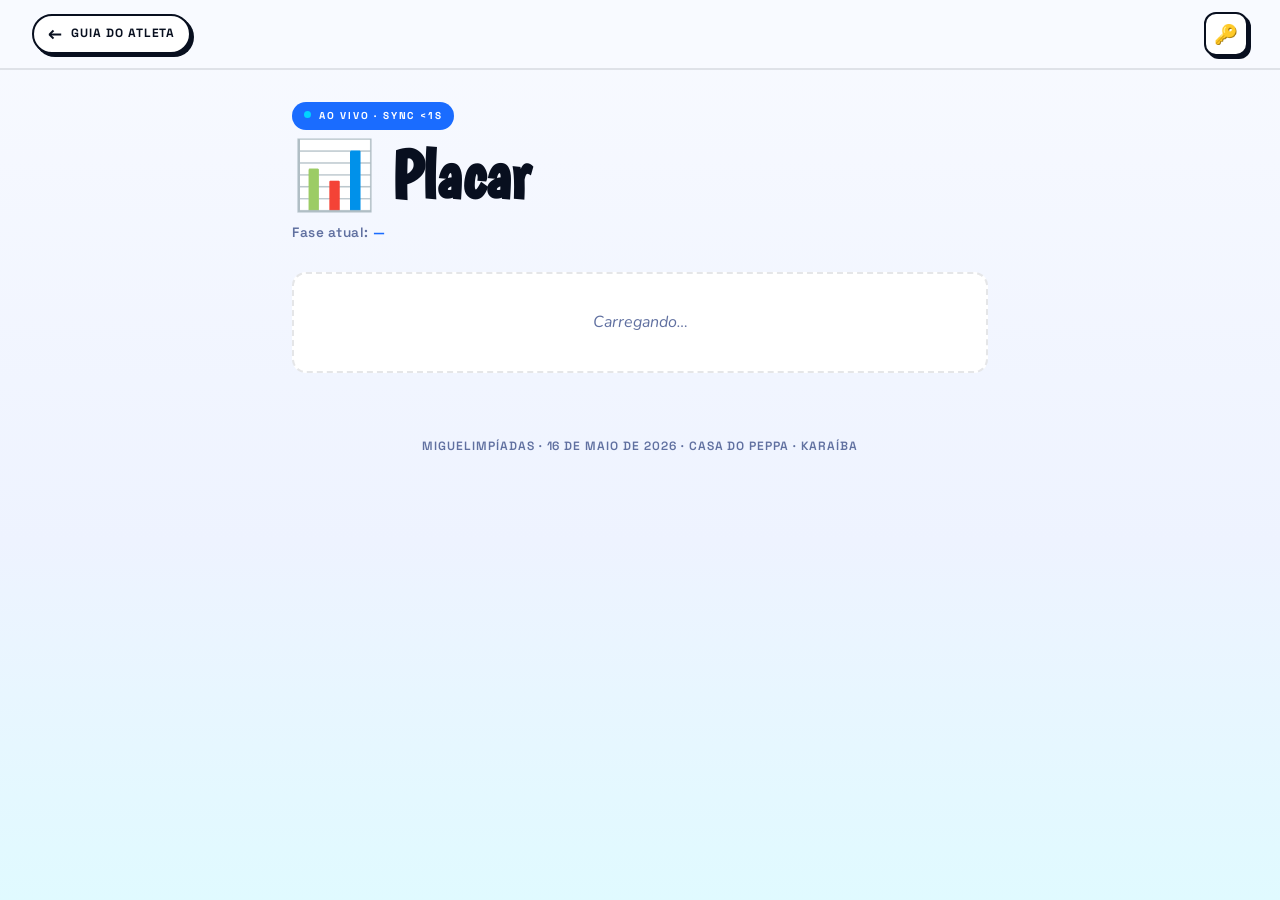
<file: placar.html>
<!DOCTYPE html>
<html lang="pt-BR">
<head>
<meta charset="UTF-8">
<meta name="viewport" content="width=device-width, initial-scale=1.0, viewport-fit=cover">
<meta name="theme-color" content="#1a6cff">
<title>📊 Placar — Miguelimpíadas</title>
<link rel="icon" href="data:image/svg+xml,<svg xmlns='http://www.w3.org/2000/svg' viewBox='0 0 100 100'><text y='.9em' font-size='90'>🏅</text></svg>">
<link rel="preconnect" href="https://fonts.googleapis.com">
<link rel="preconnect" href="https://fonts.gstatic.com" crossorigin>
<link href="https://fonts.googleapis.com/css2?family=Boogaloo&family=Nunito:ital,wght@0,400;0,600;0,700;0,800;0,900;1,700;1,800&family=Space+Grotesk:wght@400;500;600;700&display=swap" rel="stylesheet">
<link rel="stylesheet" href="assets/css/main.css?v=14">
<link rel="stylesheet" href="assets/css/placar.css?v=14">
</head>
<body class="pl-body">

<header class="pl-header">
  <a href="/" class="pl-back" aria-label="Voltar para o guia do atleta">
    <span class="pl-back-arrow">←</span>
    <span class="pl-back-label">Guia do Atleta</span>
  </a>
  <button id="pl-key" class="pl-key-btn" aria-label="Entrar com PIN">🔑</button>
</header>

<main class="pl-main">

  <section class="pl-hero">
    <div class="pl-eyebrow">Ao vivo · sync &lt;1s</div>
    <h1 class="pl-title">📊 Placar</h1>
    <div class="pl-fase" id="pl-fase-wrap">
      <span>Fase atual:</span> <b id="pl-fase">—</b>
    </div>
  </section>

  <div class="pl-me-banner" id="pl-me-banner" hidden></div>

  <ol class="pl-list" id="pl-list">
    <li class="pl-empty">Carregando…</li>
  </ol>

  <section class="pl-admin" id="pl-admin" hidden>
    <h2 class="pl-admin-title">Painel Admin</h2>
    <input type="text" id="pl-admin-search" class="pl-admin-search" placeholder="🔍 Filtrar atleta por nome…" autocomplete="off">
    <div id="pl-admin-list" class="pl-admin-list"></div>
    <div class="pl-admin-global">
      <label class="pl-admin-toggle">
        <input type="checkbox" id="pl-oculto">
        <span>Placar oculto</span>
      </label>
      <div class="pl-admin-fase">
        <input type="text" id="pl-fase-input" placeholder="Fase (ex: Round 3)">
        <button id="pl-fase-save" class="pl-btn">Salvar fase</button>
      </div>
      <div class="pl-admin-actions">
        <button id="pl-add" class="pl-btn pl-btn-primary">+ Atleta</button>
        <button id="pl-reset" class="pl-btn pl-btn-danger">Resetar tudo</button>
      </div>
    </div>
  </section>

  <footer class="pl-foot">
    Miguelimpíadas · 16 de maio de 2026 · Casa do Peppa · Karaíba
  </footer>
</main>

<div class="pl-login-overlay" id="pl-login-overlay" role="dialog" aria-modal="true" aria-labelledby="pl-login-title">
  <form class="pl-login" id="pl-login-form" autocomplete="off">
    <h2 id="pl-login-title">🔑 Quem é você?</h2>
    <p class="pl-login-sub">Escolha sua identidade e digite sua senha. Se for sua 1ª vez, ela vira sua senha.</p>

    <label for="pl-login-who" class="pl-login-label">Identidade</label>
    <select id="pl-login-who" required>
      <option value="admin">👑 Admin (Miguel)</option>
    </select>

    <label for="pl-login-pin" class="pl-login-label">Senha</label>
    <input id="pl-login-pin" type="password" inputmode="text" autocomplete="off" required minlength="4" placeholder="Mínimo 4 caracteres">

    <div class="pl-login-err" id="pl-login-err"></div>

    <div class="pl-login-actions">
      <button type="button" class="pl-btn pl-btn-ghost" id="pl-login-cancel">Cancelar</button>
      <button type="submit" class="pl-btn pl-btn-primary">Entrar</button>
    </div>
  </form>
</div>

<script type="module" src="assets/js/placar.js?v=14"></script>
</body>
</html>
</file>
<file: assets/css/main.css>
*,*::before,*::after{box-sizing:border-box;margin:0;padding:0}
:root{
  --blue:#1a6cff;--blue-bg:#eef3ff;
  --cyan:#00d4ff;--cyan-bg:#e0faff;
  --ink:#080f1f;--ink-mid:#2a3550;--muted:#6070a0;
  --paper:#f8faff;--border:rgba(8,15,31,.1);
  --green:#18803a;--green-bg:rgba(24,128,58,.08);
  --red:#c8201a;--red-bg:rgba(200,32,26,.08);
  --purple:#6d2fa0;--purple-bg:rgba(109,47,160,.08);
  --ease:cubic-bezier(.16,1,.3,1);--bounce:cubic-bezier(.34,1.56,.64,1)
}
html{scroll-behavior:smooth;overflow-x:hidden}
body{font-family:'Nunito',system-ui,sans-serif;font-size:16px;line-height:1.6;color:var(--ink);background:var(--paper);-webkit-font-smoothing:antialiased;overflow-x:hidden}

/* TICKER */
.ticker{background:var(--blue);color:#fff;padding:10px 0;overflow:hidden;position:sticky;top:0;z-index:200;border-bottom:3px solid var(--ink)}
.ticker-track{display:flex;animation:marquee 22s linear infinite;width:max-content}
.ticker-item{font-family:'Space Grotesk',sans-serif;font-size:12px;font-weight:700;letter-spacing:.12em;text-transform:uppercase;white-space:nowrap;padding:0 28px;display:flex;align-items:center;gap:10px}
.ticker-dot{width:6px;height:6px;background:var(--cyan);border-radius:50%;flex-shrink:0}
@keyframes marquee{from{transform:translateX(0)}to{transform:translateX(-50%)}}

/* NAV */
.nav{position:sticky;top:43px;z-index:150;background:rgba(248,250,255,.92);backdrop-filter:blur(12px);-webkit-backdrop-filter:blur(12px);border-bottom:2px solid var(--border);overflow-x:auto;scrollbar-width:none}
.nav::-webkit-scrollbar{display:none}
.nav-inner{display:flex;align-items:center;padding:0 clamp(16px,4vw,48px);white-space:nowrap;max-width:1120px;margin:0 auto}
.nav-link{font-family:'Space Grotesk',sans-serif;font-size:11px;font-weight:700;letter-spacing:.12em;text-transform:uppercase;color:var(--muted);text-decoration:none;padding:16px 14px;border-bottom:2px solid transparent;transition:color .15s,border-color .15s;flex-shrink:0;min-height:44px;display:inline-flex;align-items:center}
.nav-link:hover,.nav-link.active{color:var(--blue);border-bottom-color:var(--blue)}

/* HERO */
.hero{min-height:100dvh;background:var(--paper);display:grid;grid-template-rows:1fr auto;position:relative;overflow:hidden}
.hero-bg-text{position:absolute;font-family:'Boogaloo',sans-serif;font-size:clamp(120px,25vw,280px);color:var(--blue);opacity:.04;white-space:nowrap;top:50%;left:50%;transform:translate(-50%,-50%) rotate(-12deg);pointer-events:none;user-select:none}
.blob{position:absolute;border-radius:50%;pointer-events:none}
.blob-1{width:clamp(160px,30vw,380px);height:clamp(160px,30vw,380px);background:var(--cyan);top:-60px;right:-40px;opacity:.4;animation:wobble 8s ease-in-out infinite;border:3px solid var(--ink)}
.blob-2{width:clamp(80px,15vw,200px);height:clamp(80px,15vw,200px);background:var(--blue);bottom:80px;right:15vw;opacity:.25;animation:wobble 11s ease-in-out infinite reverse;border:2px solid var(--ink)}
.blob-3{width:clamp(50px,8vw,100px);height:clamp(50px,8vw,100px);background:var(--ink);top:35%;left:-15px;opacity:.1;animation:wobble 14s ease-in-out infinite}
@keyframes wobble{0%,100%{border-radius:60% 40% 70% 30%/50% 60% 40% 50%;transform:scale(1)}33%{border-radius:40% 70% 30% 60%/65% 35% 55% 45%;transform:scale(1.04)}66%{border-radius:70% 30% 50% 50%/40% 60% 50% 60%;transform:scale(.97)}}
.hero-inner{padding:clamp(36px,6vw,90px) clamp(20px,6vw,80px) 24px;display:flex;flex-direction:column;justify-content:flex-end;gap:16px;position:relative;z-index:1}
.hero-kicker{display:inline-flex;align-items:center;gap:8px;background:var(--ink);color:var(--cyan);font-family:'Space Grotesk',sans-serif;font-size:11px;font-weight:700;letter-spacing:.18em;text-transform:uppercase;padding:6px 14px;border-radius:99px;width:fit-content;opacity:0;animation:pop-in .5s var(--bounce) .1s forwards}
.hero-title{font-family:'Boogaloo',sans-serif;font-size:clamp(3.2rem,13vw,10rem);line-height:.88;letter-spacing:-.01em;color:var(--ink);opacity:0;animation:pop-in .6s var(--bounce) .2s forwards}
.hero-title .hl{color:var(--blue);display:inline-block;position:relative}
.hero-title .hl::after{content:'';position:absolute;bottom:-4px;left:0;right:0;height:8px;background-image:url("data:image/svg+xml,%3Csvg xmlns='http://www.w3.org/2000/svg' viewBox='0 0 100 8'%3E%3Cpath d='M0 4 Q12.5 0 25 4 Q37.5 8 50 4 Q62.5 0 75 4 Q87.5 8 100 4' fill='none' stroke='%231a6cff' stroke-width='2.5'/%3E%3C/svg%3E");background-size:60px 8px;background-repeat:repeat-x}
.hero-desc{font-size:clamp(.9rem,1.8vw,1.15rem);font-weight:600;color:var(--ink-mid);max-width:48ch;line-height:1.55;opacity:0;animation:pop-in .6s var(--bounce) .35s forwards}
.hero-stats{display:flex;gap:8px;flex-wrap:wrap;opacity:0;animation:pop-in .6s var(--bounce) .5s forwards}
.stat-bubble{padding:8px 16px;border-radius:99px;border:2.5px solid var(--ink);display:flex;align-items:center;gap:6px;font-family:'Space Grotesk',sans-serif;font-size:12px;font-weight:700;background:var(--paper);box-shadow:3px 3px 0 var(--ink);transition:transform .15s var(--ease),box-shadow .15s var(--ease)}
.stat-bubble:hover{transform:translate(-2px,-2px);box-shadow:5px 5px 0 var(--ink)}
.stat-bubble.blue{background:var(--blue);color:#fff}
.stat-bubble.cyan{background:var(--cyan);color:var(--ink)}
.stat-num{font-family:'Boogaloo',sans-serif;font-size:1.2rem;line-height:1}
.hero-bottom{padding:16px clamp(20px,6vw,80px);border-top:2px solid var(--border);display:flex;justify-content:space-between;align-items:center;flex-wrap:wrap;gap:10px;position:relative;z-index:1}
.hero-date{font-family:'Space Grotesk',sans-serif;font-size:11px;font-weight:600;letter-spacing:.15em;text-transform:uppercase;color:var(--muted)}
@keyframes pop-in{from{opacity:0;transform:scale(.9) translateY(12px)}to{opacity:1;transform:scale(1) translateY(0)}}

/* COUNTDOWN */
.countdown-wrap{opacity:0;animation:pop-in .6s var(--bounce) .65s forwards}
.cd-label-top{font-family:'Space Grotesk',sans-serif;font-size:10px;font-weight:700;letter-spacing:.18em;text-transform:uppercase;color:var(--muted);margin-bottom:8px}
.countdown{display:flex;gap:8px;flex-wrap:wrap;align-items:center}
.cd-unit{display:flex;flex-direction:column;align-items:center;background:var(--ink);border:2.5px solid var(--ink);border-radius:12px;padding:10px 14px;min-width:56px;box-shadow:3px 3px 0 var(--blue)}
.cd-num{font-family:'Boogaloo',sans-serif;font-size:1.8rem;line-height:1;color:var(--cyan)}
.cd-lbl{font-family:'Space Grotesk',sans-serif;font-size:9px;font-weight:700;letter-spacing:.15em;text-transform:uppercase;color:var(--muted);margin-top:2px}
.cd-sep{font-family:'Boogaloo',sans-serif;font-size:1.8rem;color:var(--ink);opacity:.25;padding-bottom:14px}

/* SCROLL REVEAL */
.reveal{opacity:0;transform:translateY(28px);transition:opacity .6s var(--ease),transform .6s var(--ease)}
.reveal.visible{opacity:1;transform:none}
.reveal-delay-1{transition-delay:.1s}
.reveal-delay-2{transition-delay:.2s}
.reveal-delay-3{transition-delay:.3s}

/* WAVE */
.wave{display:block;width:100%;overflow:hidden;line-height:0;margin-bottom:-2px;position:relative;z-index:1}
.wave svg{display:block;width:100%}

/* SECTIONS */
section{position:relative;overflow:visible}
.si{max-width:1120px;margin:0 auto;padding:clamp(40px,7vw,88px) clamp(20px,6vw,80px)}
.eyebrow{font-family:'Space Grotesk',sans-serif;font-size:11px;font-weight:700;letter-spacing:.2em;text-transform:uppercase;color:var(--blue);margin-bottom:12px;display:inline-block}
.sh{font-family:'Boogaloo',sans-serif;font-size:clamp(2.2rem,5.5vw,3.8rem);line-height:1;letter-spacing:-.01em;color:var(--ink);margin-bottom:20px}
.sl{font-size:1rem;font-weight:600;line-height:1.65;color:var(--ink-mid);max-width:60ch;margin-bottom:40px}
.callout{border:2.5px solid var(--ink);border-radius:14px;padding:16px 20px;font-size:.9375rem;font-weight:600;line-height:1.55;margin-top:24px;box-shadow:4px 4px 0 var(--ink)}
.callout.orange{background:var(--blue-bg)}.callout.orange strong{color:var(--blue)}
.callout.green{background:var(--green-bg);color:var(--green);border-color:var(--green);box-shadow:4px 4px 0 var(--green)}.callout.green strong{color:var(--green)}

/* O QUE É */
.what-section{background:var(--cyan-bg)}
.what-grid{display:grid;grid-template-columns:1fr 1fr;gap:48px;align-items:start}
@media(max-width:720px){.what-grid{grid-template-columns:1fr;gap:28px}}
.what-text p{font-size:1rem;font-weight:600;line-height:1.7;color:var(--ink-mid);margin-bottom:14px}
.what-text p:last-child{margin-bottom:0}
.what-text strong{color:var(--ink)}
.fact-stack{display:flex;flex-direction:column;gap:10px}
.fact-card{display:flex;align-items:center;gap:18px;padding:16px 20px;background:var(--paper);border:2.5px solid var(--ink);border-radius:14px;box-shadow:4px 4px 0 var(--ink);transition:transform .15s var(--ease),box-shadow .15s var(--ease)}
.fact-card:hover{transform:translate(-2px,-2px);box-shadow:6px 6px 0 var(--ink)}
.fact-card:nth-child(2){background:var(--cyan)}
.fact-card:nth-child(3){background:var(--blue);color:#fff}
.fact-card:nth-child(3) .fact-label{color:rgba(255,255,255,.6)}
.fact-num{font-family:'Boogaloo',sans-serif;font-size:2.6rem;line-height:1;letter-spacing:-.04em;color:var(--ink);min-width:48px}
.fact-card:nth-child(3) .fact-num{color:#fff}
.fact-label{font-family:'Space Grotesk',sans-serif;font-size:11px;font-weight:700;letter-spacing:.12em;text-transform:uppercase;color:var(--muted)}

/* PREMIAÇÃO */
.premio-section{background:var(--ink)}
.premio-section .eyebrow{color:var(--cyan)}
.premio-section .sh{color:#fff}
.premio-section .sl{color:rgba(240,248,255,.55)}
.premio-grid{display:grid;grid-template-columns:repeat(3,1fr);gap:16px}
@media(max-width:540px){.premio-grid{grid-template-columns:1fr;gap:10px}}
.premio-card{border-radius:20px;padding:28px 22px;border:2.5px solid transparent;position:relative;overflow:hidden;transition:transform .2s var(--bounce)}
.premio-card:hover{transform:translateY(-4px)}
.premio-card.first{background:var(--cyan);border-color:var(--cyan);box-shadow:0 0 40px rgba(0,212,255,.25)}
.premio-card.second{background:rgba(255,255,255,.05);border-color:rgba(255,255,255,.1)}
.premio-card.third{background:rgba(255,255,255,.03);border-color:rgba(255,255,255,.07)}
.premio-medal{font-size:2rem;margin-bottom:12px;display:block;line-height:1}
.premio-pos{font-family:'Space Grotesk',sans-serif;font-size:10px;font-weight:700;letter-spacing:.2em;text-transform:uppercase;color:rgba(240,248,255,.4);margin-bottom:6px}
.premio-card.first .premio-pos{color:rgba(8,15,31,.5)}
.premio-badge{position:absolute;top:14px;right:14px;font-family:'Space Grotesk',sans-serif;font-size:9px;font-weight:700;letter-spacing:.1em;text-transform:uppercase;background:rgba(8,15,31,.12);color:var(--ink);padding:3px 9px;border-radius:99px}

/* ECONOMIA */
.economia-section{background:var(--paper)}
.moeda-split{display:grid;grid-template-columns:1fr 1fr;gap:16px;margin-bottom:40px}
@media(max-width:560px){.moeda-split{grid-template-columns:1fr}}
.moeda-card{padding:26px 22px;border:2.5px solid var(--ink);border-radius:18px;box-shadow:5px 5px 0 var(--ink);transition:transform .2s var(--ease),box-shadow .2s var(--ease)}
.moeda-card:hover{transform:translate(-3px,-3px);box-shadow:8px 8px 0 var(--ink)}
.moeda-card.pontos{background:var(--cyan)}
.moeda-card.moedas{background:var(--blue)}
.moeda-card.moedas *{color:#fff!important}
.moeda-card.moedas .moeda-tag-pill{background:rgba(255,255,255,.2)}
.moeda-big{font-family:'Boogaloo',sans-serif;font-size:clamp(2.5rem,7vw,4rem);line-height:1;letter-spacing:-.04em;color:var(--ink);margin-bottom:10px}
.moeda-tag-pill{display:inline-block;padding:4px 12px;background:rgba(0,0,0,.1);border-radius:99px;font-family:'Space Grotesk',sans-serif;font-size:10px;font-weight:700;letter-spacing:.12em;text-transform:uppercase;color:var(--ink);margin-bottom:10px}
.moeda-title{font-family:'Boogaloo',sans-serif;font-size:1.5rem;color:var(--ink);margin-bottom:8px;line-height:1}
.moeda-body{font-size:.9375rem;font-weight:600;line-height:1.6;color:var(--ink-mid)}
.moeda-body strong{color:var(--ink)}
.pts-split{display:grid;grid-template-columns:1fr 1fr;gap:24px;margin-bottom:24px}
@media(max-width:500px){.pts-split{grid-template-columns:1fr}}
.pts-block-title{font-family:'Space Grotesk',sans-serif;font-size:10px;font-weight:700;letter-spacing:.2em;text-transform:uppercase;color:var(--muted);margin-bottom:10px}
table{width:100%;border-collapse:collapse}
thead th{font-family:'Space Grotesk',sans-serif;font-size:10px;font-weight:700;letter-spacing:.12em;text-transform:uppercase;color:var(--muted);text-align:left;padding:0 12px 8px 0;border-bottom:2px solid var(--border)}
tbody td{padding:10px 12px 10px 0;border-bottom:1px solid var(--border);font-size:.875rem;font-weight:600;color:var(--ink-mid);vertical-align:middle}
tbody tr:last-child td{border-bottom:none}
.td-pts{font-family:'Boogaloo',sans-serif;font-size:1.4rem;color:var(--blue);line-height:1}
.td-coins{font-family:'Space Grotesk',sans-serif;font-size:.8125rem;font-weight:700;color:var(--purple)}

/* QUIZZES */
.quiz-section{background:var(--blue-bg)}
.quiz-row{display:grid;grid-template-columns:repeat(4,1fr);gap:10px;margin-bottom:24px}
@media(max-width:700px){.quiz-row{grid-template-columns:repeat(2,1fr)}}
@media(max-width:380px){.quiz-row{grid-template-columns:1fr}}
.quiz-card{border:2.5px solid var(--ink);border-radius:16px;padding:20px 16px;background:var(--paper);box-shadow:4px 4px 0 var(--ink);transition:transform .15s var(--bounce),box-shadow .15s var(--ease);cursor:default}
.quiz-card:hover{transform:translate(-2px,-3px) rotate(-1deg);box-shadow:6px 7px 0 var(--ink)}
.quiz-card.n4{background:var(--ink);grid-column:span 2}
.quiz-card.n4 .quiz-level{color:rgba(0,212,255,.4)}
.quiz-card.n4 .quiz-name{color:var(--cyan)}
@media(max-width:380px){.quiz-card.n4{grid-column:span 1}}
.quiz-level{font-family:'Space Grotesk',sans-serif;font-size:10px;font-weight:700;letter-spacing:.18em;text-transform:uppercase;color:var(--muted);margin-bottom:8px}
.quiz-name{font-family:'Boogaloo',sans-serif;font-size:1.3rem;color:var(--ink);line-height:1.1;margin-bottom:12px}
.quiz-badges{display:flex;gap:6px;flex-wrap:wrap}
.badge{display:inline-flex;align-items:center;gap:4px;padding:3px 10px;border-radius:99px;font-family:'Space Grotesk',sans-serif;font-size:11px;font-weight:700;border:1.5px solid transparent}
.badge.pts{background:var(--blue-bg);color:var(--blue);border-color:var(--blue)}
.badge.coins{background:var(--purple-bg);color:var(--purple);border-color:var(--purple)}
.badge.pts-inv{background:var(--blue);color:#fff}

/* ITENS */
.items-section{background:var(--paper)}
.mercado-title-row{display:flex;align-items:baseline;gap:14px;margin-bottom:24px;flex-wrap:wrap}
.mercado-title{font-family:'Boogaloo',sans-serif;font-size:1.8rem;color:var(--ink)}
.mercado-sub{font-size:.875rem;font-weight:600;color:var(--muted)}
.items-grid{display:grid;grid-template-columns:repeat(3,1fr);gap:10px;margin-bottom:40px}
@media(max-width:700px){.items-grid{grid-template-columns:repeat(2,1fr)}}
@media(max-width:380px){.items-grid{grid-template-columns:1fr}}
.item-tile{border:2px solid var(--ink);border-radius:14px;padding:16px 14px;background:var(--paper);display:flex;flex-direction:column;gap:5px;box-shadow:3px 3px 0 var(--ink);transition:transform .15s var(--bounce),box-shadow .15s var(--ease)}
.item-tile:hover{transform:translate(-2px,-2px);box-shadow:5px 5px 0 var(--ink)}
.item-cat-tag{display:inline-flex;align-items:center;gap:4px;padding:2px 8px;border-radius:4px;font-family:'Space Grotesk',sans-serif;font-size:9px;font-weight:700;letter-spacing:.12em;text-transform:uppercase;width:fit-content;margin-bottom:4px}
.item-cat-tag.sabotagem{background:var(--red-bg);color:var(--red)}
.item-cat-tag.estrategia{background:var(--purple-bg);color:var(--purple)}
.item-cat-tag.caos{background:var(--blue-bg);color:var(--blue)}
.item-cat-tag.defesa{background:var(--green-bg);color:var(--green)}
.item-name{font-family:'Boogaloo',sans-serif;font-size:1.05rem;color:var(--ink);line-height:1.2}
.item-cost{font-family:'Space Grotesk',sans-serif;font-size:11px;font-weight:700;color:var(--muted)}
.item-desc{font-size:.8125rem;font-weight:600;line-height:1.5;color:var(--ink-mid)}
.item-desc .flavor{display:block;margin-top:6px;padding-top:6px;border-top:1px dashed rgba(96,112,160,.3);font-style:italic;font-size:.78rem;font-weight:500;color:var(--muted);line-height:1.4}
.item-desc .flavor::before{content:"\201C"}
.item-desc .flavor::after{content:"\201D"}
.modal-flavor{margin-top:12px;padding-top:10px;border-top:1px dashed rgba(96,112,160,.35);font-style:italic;color:var(--muted);font-size:.92em;line-height:1.5}
.modal-flavor::before{content:"\201C"}
.modal-flavor::after{content:"\201D"}
.loot-section-title{font-family:'Boogaloo',sans-serif;font-size:1.8rem;color:var(--ink);margin-bottom:8px}
.loot-intro{font-size:.9375rem;font-weight:600;color:var(--ink-mid);line-height:1.6;max-width:60ch;margin-bottom:24px}
.loot-intro strong{color:var(--ink)}
.loot-cols{display:grid;grid-template-columns:repeat(3,1fr);gap:16px}
@media(max-width:600px){.loot-cols{grid-template-columns:1fr}}
.loot-col-title{display:inline-flex;align-items:center;gap:6px;padding:5px 12px;border-radius:99px;font-family:'Space Grotesk',sans-serif;font-size:11px;font-weight:700;letter-spacing:.1em;text-transform:uppercase;margin-bottom:12px;border:2px solid}
.loot-col-title.common{background:var(--green-bg);color:var(--green);border-color:var(--green)}
.loot-col-title.rare{background:var(--blue-bg);color:var(--blue);border-color:var(--blue)}
.loot-col-title.legendary{background:var(--red-bg);color:var(--red);border-color:var(--red)}
.rarity-dot{width:7px;height:7px;border-radius:50%;flex-shrink:0}
.loot-col-title.common .rarity-dot{background:var(--green)}
.loot-col-title.rare .rarity-dot{background:var(--blue)}
.loot-col-title.legendary .rarity-dot{background:var(--red)}
.loot-item{padding:12px 14px;border:2px solid var(--border);border-radius:10px;margin-bottom:8px;background:var(--paper);transition:border-color .15s}
.loot-item:hover{border-color:var(--blue)}
.loot-name{font-family:'Boogaloo',sans-serif;font-size:1rem;color:var(--ink);margin-bottom:3px}
.loot-effect{font-size:.8125rem;font-weight:600;color:var(--muted);line-height:1.45}

/* ARENA */
.arena-section{background:var(--ink)}
.arena-section .eyebrow{color:var(--cyan)}
.arena-section .sh{color:#fff}
.arena-section .sl{color:rgba(240,248,255,.55)}
.arena-pair{display:grid;grid-template-columns:1fr 1fr;gap:14px;margin-bottom:28px}
@media(max-width:560px){.arena-pair{grid-template-columns:1fr}}
.format-tile{border:2.5px solid rgba(255,255,255,.1);border-radius:16px;padding:24px 20px;background:rgba(255,255,255,.03);transition:border-color .2s,background .2s,transform .15s var(--bounce)}
.format-tile:hover{border-color:var(--cyan);background:rgba(0,212,255,.05);transform:translateY(-3px)}
.format-letter{font-family:'Boogaloo',sans-serif;font-size:3.5rem;color:rgba(0,212,255,.12);line-height:1;margin-bottom:10px}
.format-name{font-family:'Boogaloo',sans-serif;font-size:1.4rem;color:var(--cyan);margin-bottom:8px}
.format-desc{font-size:.875rem;font-weight:600;color:rgba(240,248,255,.5);line-height:1.6}
.arena-info{display:flex;gap:12px;align-items:flex-start;padding:16px 18px;border:2px solid rgba(0,212,255,.2);border-radius:12px;background:rgba(0,212,255,.04)}
.arena-info-icon{width:30px;height:30px;min-width:30px;border-radius:8px;background:rgba(0,212,255,.1);display:flex;align-items:center;justify-content:center}
.arena-info-icon svg{width:14px;height:14px;color:var(--cyan)}
.arena-info-text{font-size:.875rem;font-weight:600;color:rgba(240,248,255,.5);line-height:1.55}
.arena-info-text strong{color:#fff}

/* ROTEIRO */
.roteiro-section{background:var(--cyan-bg)}
.timeline{position:relative}
.timeline::before{content:'';position:absolute;left:18px;top:14px;bottom:14px;width:2px;background:repeating-linear-gradient(to bottom,var(--blue) 0,var(--blue) 6px,transparent 6px,transparent 12px)}
.tl-row{display:grid;grid-template-columns:40px 1fr auto;gap:12px;align-items:center;padding:12px 0;border-bottom:1.5px solid var(--border)}
.tl-row:last-child{border-bottom:none}
.tl-dot{width:14px;height:14px;border-radius:50%;border:2.5px solid var(--ink);flex-shrink:0;position:relative;z-index:1;margin:auto}
.tl-dot.numbered{background:var(--blue)}
.tl-dot.quiz{background:var(--purple);border-color:var(--purple)}
.tl-dot.pause-dot{background:var(--green);border-color:var(--green)}
.tl-dot.final-dot{background:var(--cyan)}
.tl-dot.open{background:var(--paper)}
.tl-name{font-size:.9375rem;font-weight:700;color:var(--ink);display:flex;align-items:center;gap:8px;flex-wrap:wrap}
.tl-name.pause{color:var(--green)}
.tl-name.final{color:var(--blue)}
.tl-tag{font-family:'Space Grotesk',sans-serif;font-size:9px;font-weight:700;letter-spacing:.1em;text-transform:uppercase;padding:2px 7px;border-radius:4px}
.tl-tag.warn{background:var(--red-bg);color:var(--red)}
.tl-tag.nocap{background:var(--blue-bg);color:var(--blue)}
.tl-after{display:flex;gap:5px;flex-wrap:wrap;justify-content:flex-end}
.tl-badge{padding:3px 9px;border-radius:99px;font-family:'Space Grotesk',sans-serif;font-size:10px;font-weight:700;white-space:nowrap}
.tl-badge.market{background:var(--purple-bg);color:var(--purple)}
.tl-badge.loot{background:var(--blue-bg);color:var(--blue)}
.tl-badge.big{background:var(--green-bg);color:var(--green)}

/* REGRAS */
.regras-section{background:var(--blue)}
.regras-section .sh{color:#fff}
.regras-section .eyebrow{color:rgba(255,255,255,.45)}
.regras-list{list-style:none;display:grid;grid-template-columns:1fr 1fr;gap:10px}
@media(max-width:560px){.regras-list{grid-template-columns:1fr}}
.regra-item{display:flex;gap:12px;align-items:flex-start;background:var(--paper);border:2.5px solid var(--ink);border-radius:14px;padding:16px 16px;box-shadow:4px 4px 0 var(--ink);transition:transform .15s var(--bounce),box-shadow .15s var(--ease)}
.regra-item:hover{transform:translate(-2px,-2px);box-shadow:6px 6px 0 var(--ink)}
.regra-num{font-family:'Boogaloo',sans-serif;font-size:1.8rem;color:var(--blue);line-height:1;min-width:26px}
.regra-title{font-size:.875rem;font-weight:800;color:var(--ink);margin-bottom:3px}
.regra-desc{font-size:.8rem;font-weight:600;color:var(--muted);line-height:1.5}

/* PÓDIO */
.podio-section{background:var(--ink)}
.podio-section .sh{color:var(--cyan)}
.podio-section .eyebrow{color:rgba(0,212,255,.4)}
.podio-list{list-style:none;margin-bottom:40px}
.podio-row{display:grid;grid-template-columns:64px 1fr;gap:16px;align-items:center;padding:18px 0;border-bottom:1px solid rgba(255,255,255,.06);transition:padding-left .2s var(--ease)}
.podio-row:hover{padding-left:8px}
.podio-row:last-child{border-bottom:none}
.podio-num{font-family:'Boogaloo',sans-serif;font-size:3rem;line-height:1;text-align:center;color:rgba(255,255,255,.07)}
.podio-row:nth-child(1) .podio-num{color:var(--cyan)}
.podio-row:nth-child(2) .podio-num{color:rgba(0,212,255,.4)}
.podio-row:nth-child(3) .podio-num{color:rgba(200,32,26,.4)}
.podio-label{font-family:'Boogaloo',sans-serif;font-size:1.3rem;color:#fff;margin-bottom:2px}
.podio-sub{font-size:.875rem;font-weight:600;color:rgba(240,248,255,.35)}
.final-card{border:3px solid rgba(0,212,255,.2);border-radius:18px;padding:36px 28px;text-align:center;background:rgba(0,212,255,.04);box-shadow:6px 6px 0 rgba(0,212,255,.1)}
.final-text{font-family:'Boogaloo',sans-serif;font-size:clamp(1.5rem,4vw,2.2rem);color:var(--cyan);line-height:1.2;margin-bottom:10px}
.final-sub{font-size:.9375rem;font-weight:600;color:rgba(240,248,255,.35)}

/* MOBILE */
@media(max-width:480px){
  .hero-stats{gap:6px}
  .stat-bubble{padding:7px 12px;font-size:11px}
  .countdown{gap:5px}
  .cd-unit{padding:8px 10px;min-width:48px}
  .cd-num{font-size:1.5rem}
  .tl-row{grid-template-columns:36px 1fr;gap:8px}
  .tl-after{display:none}
  .podio-row{grid-template-columns:52px 1fr;gap:12px}
  .podio-num{font-size:2.4rem}

  /* Hero mascote menor e não vaza */
  .hero-inner > div[style*="flex-shrink:0"] img,
  .hero-inner img[alt*="Mascote"] {
    height: clamp(100px,30vw,160px) !important;
  }

  /* Mascotes flutuantes nas seções — menores e reposicionados */
  .float-mascot {
    width: clamp(90px,28vw,140px) !important;
    opacity: .85;
  }

  /* Todos ficam no canto inferior, sem vazar */
  .what-section    .float-mascot { bottom:-20px !important; right:-10px !important; top:auto !important; left:auto !important; }
  .economia-section .float-mascot { bottom:-20px !important; left:-10px !important; top:auto !important; right:auto !important; }
  .arena-section   .float-mascot { bottom:-10px !important; right:-10px !important; top:auto !important; left:auto !important; }
  .regras-section  .float-mascot { bottom:-10px !important; right:-10px !important; top:auto !important; left:auto !important; }
  .podio-section   .float-mascot { bottom:-20px !important; left:-10px !important; top:auto !important; right:auto !important; }
}

/* FLIP COUNTER — split-flap style */
.cd-unit{perspective:400px;position:relative}
.cd-num{
  display:inline-block;
  transform-style:preserve-3d;
  position:relative;
}
.cd-num.flip-out{
  animation:flip-out .18s cubic-bezier(.4,0,1,1) forwards;
}
.cd-num.flip-in{
  animation:flip-in .18s cubic-bezier(0,0,.2,1) forwards;
}
@keyframes flip-out{
  0%  {transform:rotateX(0deg);opacity:1}
  100%{transform:rotateX(-90deg);opacity:0}
}
@keyframes flip-in{
  0%  {transform:rotateX(90deg);opacity:0}
  100%{transform:rotateX(0deg);opacity:1}
}
/* horizontal line across middle of card for split-flap feel */
.cd-unit::after{
  content:'';
  position:absolute;
  left:0;right:0;
  top:50%;
  height:1px;
  background:rgba(0,212,255,.15);
  pointer-events:none;
  z-index:2;
}

/* CONFETTI CANVAS */
#confetti-canvas{position:fixed;inset:0;pointer-events:none;z-index:500;opacity:0;transition:opacity .3s}
#confetti-canvas.active{opacity:1}

/* PREMIO COUNT-UP */
.premio-valor{
  font-family:'Boogaloo',sans-serif;
  font-size:clamp(2.8rem,7vw,4.5rem);
  line-height:1;
  letter-spacing:-.03em;
  color:#fff;
}
.premio-card.first .premio-valor{color:var(--ink)}
.premio-valor .counting{
  display:inline-block;
  transition:transform .1s var(--bounce);
}
.premio-valor .counting.bump{transform:scale(1.15)}

/* PREMIO CARD ENTRANCE — staggered scale+fade */
.premio-card{
  opacity:0;
  transform:translateY(40px) scale(.92);
  transition:opacity .5s var(--ease), transform .5s var(--bounce);
}
.premio-card.visible{
  opacity:1;
  transform:translateY(0) scale(1);
}
.premio-card.first.visible{ transition-delay:.05s }
.premio-card.second.visible{ transition-delay:.2s }
.premio-card.third.visible{ transition-delay:.35s }
.item-tile{cursor:pointer;position:relative}
.item-tile::after{
  content:'Ver detalhes';
  font-family:'Space Grotesk',sans-serif;
  font-size:9px;
  font-weight:700;
  letter-spacing:.1em;
  text-transform:uppercase;
  color:var(--muted);
  opacity:0;
  transition:opacity .15s;
  margin-top:4px;
  display:block;
}
.item-tile:hover::after{opacity:1}
.item-tile:hover .item-name{color:var(--blue)}


/* FLOATING MASCOTS */

@keyframes mascot-spin {
  0%   { transform: rotate(-6deg) scale(1); }
  25%  { transform: rotate(4deg) scale(1.04); }
  50%  { transform: rotate(-3deg) scale(0.97); }
  75%  { transform: rotate(6deg) scale(1.03); }
  100% { transform: rotate(-6deg) scale(1); }
}
@keyframes mascot-spin-flip {
  0%   { transform: scaleX(-1) rotate(6deg) scale(1); }
  25%  { transform: scaleX(-1) rotate(-4deg) scale(1.04); }
  50%  { transform: scaleX(-1) rotate(3deg) scale(0.97); }
  75%  { transform: scaleX(-1) rotate(-6deg) scale(1.03); }
  100% { transform: scaleX(-1) rotate(6deg) scale(1); }
}
@keyframes mascot-bounce {
  0%,100% { transform: translateY(0) rotate(-3deg); }
  30%      { transform: translateY(-18px) rotate(4deg); }
  60%      { transform: translateY(-8px) rotate(-2deg); }
}
@keyframes mascot-shake {
  0%,100% { transform: rotate(0deg); }
  15%     { transform: rotate(-8deg) scale(1.05); }
  30%     { transform: rotate(8deg); }
  45%     { transform: rotate(-5deg) scale(1.02); }
  60%     { transform: rotate(7deg); }
  75%     { transform: rotate(-4deg); }
  90%     { transform: rotate(5deg) scale(0.98); }
}
@keyframes mascot-shake-flip {
  0%,100% { transform: scaleX(-1) rotate(0deg); }
  15%     { transform: scaleX(-1) rotate(8deg) scale(1.05); }
  30%     { transform: scaleX(-1) rotate(-8deg); }
  45%     { transform: scaleX(-1) rotate(5deg) scale(1.02); }
  60%     { transform: scaleX(-1) rotate(-7deg); }
  75%     { transform: scaleX(-1) rotate(4deg); }
  90%     { transform: scaleX(-1) rotate(-5deg) scale(0.98); }
}

.float-mascot {
  position:absolute;
  pointer-events:none;
  z-index:0;
  opacity:0;
  transition:opacity .6s ease;
}
.float-mascot.visible { opacity:1; }
.float-mascot img { display:block; }

/* section wrappers need relative positioning */
.what-section, .premio-section, .economia-section,
.quiz-section, .items-section, .arena-section,
.roteiro-section, .regras-section, .podio-section {
  overflow:hidden;
}

/* ACCORDION */
.accordion{border:2px solid var(--ink);border-radius:16px;overflow:hidden;margin-bottom:32px;box-shadow:4px 4px 0 var(--ink)}
.accordion-header{display:flex;align-items:center;justify-content:space-between;padding:18px 22px;background:var(--paper);cursor:pointer;user-select:none;transition:background .15s;gap:12px}
.accordion-header:hover{background:var(--blue-bg)}
.accordion-header.open{background:var(--blue-bg)}
.accordion-title{font-family:'Boogaloo',sans-serif;font-size:1.3rem;color:var(--ink);display:flex;align-items:center;gap:10px}
.accordion-meta{font-family:'Space Grotesk',sans-serif;font-size:10px;font-weight:700;letter-spacing:.1em;text-transform:uppercase;color:var(--muted)}
.accordion-chevron{width:20px;height:20px;flex-shrink:0;transition:transform .3s var(--ease);color:var(--muted)}
.accordion-header.open .accordion-chevron{transform:rotate(180deg)}
.accordion-body{display:grid;grid-template-rows:0fr;transition:grid-template-rows .35s var(--ease)}
.accordion-body.open{grid-template-rows:1fr}
.accordion-body-inner{overflow:hidden}
.accordion-body-inner .items-grid{border-radius:0;border:none;box-shadow:none;margin:0;padding:16px;border-top:2px solid var(--border)}
.accordion-divider{height:2px;background:var(--border)}

/* LOOTBOX ACCORDION */
.loot-accordion{border:2px solid var(--ink);border-radius:16px;overflow:hidden;box-shadow:4px 4px 0 var(--ink)}
.loot-accordion-header{display:flex;align-items:center;justify-content:space-between;padding:16px 20px;cursor:pointer;user-select:none;transition:filter .15s;gap:12px}
.loot-accordion-header:not(:last-child){border-bottom:2px solid rgba(0,0,0,.08)}
.loot-accordion-title{font-family:'Space Grotesk',sans-serif;font-size:11px;font-weight:700;letter-spacing:.12em;text-transform:uppercase;display:flex;align-items:center;gap:8px}
.loot-accordion-body{display:grid;grid-template-rows:0fr;transition:grid-template-rows .35s var(--ease)}
.loot-accordion-body.open{grid-template-rows:1fr}
.loot-accordion-body-inner{overflow:hidden;padding:0 16px}
.loot-accordion-body-inner.open{padding:0 16px 16px}

/* MODAL */
.modal-overlay{position:fixed;inset:0;background:rgba(8,15,31,.7);backdrop-filter:blur(8px);-webkit-backdrop-filter:blur(8px);z-index:1000;display:flex;align-items:center;justify-content:center;padding:20px;padding-bottom:max(20px,calc(20px + env(safe-area-inset-bottom)));opacity:0;pointer-events:none;transition:opacity .25s var(--ease)}

/* ─────── FAB: link pra /placar ─────── */
.placar-fab{
  position:fixed;
  right:max(16px,env(safe-area-inset-right));
  bottom:max(16px,calc(16px + env(safe-area-inset-bottom)));
  z-index:900;
  display:inline-flex;
  align-items:center;
  gap:12px;
  padding:14px 22px 14px 18px;
  min-height:52px;
  background:linear-gradient(135deg,#1a6cff 0%,#0048d6 100%);
  color:#fff;
  text-decoration:none;
  border:none;
  border-radius:99px;
  font-family:'Boogaloo',sans-serif;
  font-size:1.1rem;
  letter-spacing:.02em;
  line-height:1;
  cursor:pointer;
  user-select:none;
  -webkit-tap-highlight-color:transparent;
  box-shadow:
    0 4px 0 var(--ink),
    0 10px 24px rgba(26,108,255,.45),
    inset 0 1px 0 rgba(255,255,255,.22);
  transform:translateZ(0);
  transition:transform .18s var(--bounce),box-shadow .18s var(--ease);
  animation:placar-fab-enter .6s var(--bounce) .4s both;
}
.placar-fab::before{
  /* highlight no topo, simulando luz */
  content:'';
  position:absolute;
  inset:1px 1px 50% 1px;
  border-radius:99px 99px 80px 80px / 99px 99px 40px 40px;
  background:linear-gradient(180deg,rgba(255,255,255,.18) 0%,rgba(255,255,255,0) 100%);
  pointer-events:none;
}
.placar-fab:hover{
  transform:translateY(-3px);
  box-shadow:
    0 7px 0 var(--ink),
    0 16px 32px rgba(26,108,255,.55),
    inset 0 1px 0 rgba(255,255,255,.25);
}
.placar-fab:active{
  transform:translateY(2px);
  box-shadow:
    0 1px 0 var(--ink),
    0 4px 12px rgba(26,108,255,.35),
    inset 0 1px 0 rgba(255,255,255,.22);
  transition-duration:.08s;
}
.placar-fab:focus-visible{
  outline:3px solid var(--cyan);
  outline-offset:3px;
}

.placar-fab-dot{
  position:relative;
  width:10px;height:10px;
  background:#fff;
  border-radius:50%;
  flex-shrink:0;
  box-shadow:0 0 8px rgba(255,255,255,.8);
}
.placar-fab-dot::before,
.placar-fab-dot::after{
  content:'';
  position:absolute;
  inset:0;
  border-radius:50%;
  background:rgba(0,212,255,.7);
  animation:placar-ring 1.8s ease-out infinite;
}
.placar-fab-dot::after{animation-delay:.9s}

.placar-fab-label{display:inline-flex;flex-direction:column;align-items:flex-start;gap:2px;line-height:1}
.placar-fab-eyebrow{
  font-family:'Space Grotesk',sans-serif;
  font-size:9px;
  font-weight:800;
  letter-spacing:.18em;
  text-transform:uppercase;
  opacity:.85;
  line-height:1;
}
.placar-fab-text{font-size:1.05rem;letter-spacing:.01em}

@keyframes placar-ring{
  0%{transform:scale(1);opacity:.7}
  100%{transform:scale(3);opacity:0}
}
@keyframes placar-fab-enter{
  from{opacity:0;transform:translate(20px,20px) scale(.6)}
  to  {opacity:1;transform:translate(0,0) scale(1)}
}
@media(prefers-reduced-motion:reduce){
  .placar-fab,.placar-fab-dot::before,.placar-fab-dot::after{animation:none}
  .placar-fab{transition:none}
}
@media(max-width:420px){
  .placar-fab{padding:12px 18px 12px 14px;font-size:1rem}
  .placar-fab-text{font-size:.95rem}
}
@media(max-width:340px){
  .placar-fab-eyebrow{display:none}
}
.modal-overlay.open{opacity:1;pointer-events:all}
.modal{background:var(--paper);border:3px solid var(--ink);border-radius:20px;padding:32px 28px;max-width:480px;width:100%;box-shadow:8px 8px 0 var(--ink);transform:scale(.9) translateY(16px);transition:transform .3s var(--bounce)}
.modal-overlay.open .modal{transform:scale(1) translateY(0)}
.modal-cat{margin-bottom:12px}
.modal-name{font-family:'Boogaloo',sans-serif;font-size:2rem;color:var(--ink);line-height:1;margin-bottom:6px}
.modal-cost{font-family:'Space Grotesk',sans-serif;font-size:12px;font-weight:700;letter-spacing:.15em;text-transform:uppercase;color:var(--muted);margin-bottom:16px}
.modal-desc{font-size:1rem;font-weight:600;line-height:1.65;color:var(--ink-mid)}
.modal-close{position:absolute;top:16px;right:16px;width:32px;height:32px;border-radius:50%;background:var(--ink);color:var(--paper);border:none;cursor:pointer;font-size:16px;display:flex;align-items:center;justify-content:center;transition:transform .15s var(--bounce)}
.modal-close:hover{transform:scale(1.15)}
.modal-inner{position:relative}
.item-tile{cursor:pointer}
.item-tile:hover .item-name{color:var(--blue)}

/* MANUAL COMPLETO */
.manual-toggle-btn{display:flex;align-items:center;gap:10px;margin:0 auto 0;background:var(--ink);color:#fff;border:none;cursor:pointer;font-family:'Boogaloo',sans-serif;font-size:1.2rem;letter-spacing:.04em;padding:14px 28px;border-radius:10px;transition:transform .2s var(--bounce),background .2s;box-shadow:0 4px 18px rgba(8,15,31,.22)}
.manual-toggle-btn:hover{background:var(--blue);transform:scale(1.04)}
.manual-toggle-btn.open{background:var(--blue)}
.manual-wrap{overflow:hidden;max-height:0;transition:max-height .55s var(--ease);background:var(--paper)}
.manual-wrap.open{max-height:9999px}
.manual-inner{max-width:1120px;margin:0 auto;padding:32px clamp(16px,5vw,72px) 64px}
.manual-search-bar{display:flex;align-items:center;gap:12px;margin-bottom:8px;background:#fff;border:2px solid var(--border);border-radius:10px;padding:10px 16px;transition:border-color .2s}
.manual-search-bar:focus-within{border-color:var(--blue)}
.manual-search-bar svg{flex-shrink:0;color:var(--muted)}
.manual-search-input{flex:1;border:none;outline:none;font-family:'Nunito',sans-serif;font-size:1rem;font-weight:600;color:var(--ink);background:transparent}
.manual-search-input::placeholder{color:var(--muted);font-weight:600}
.manual-result-count{font-size:.8125rem;font-weight:700;color:var(--muted);margin-bottom:24px;min-height:20px}
.manual-result-count span{color:var(--blue)}
.manual-section{border:1.5px solid var(--border);border-radius:12px;margin-bottom:10px;overflow:hidden;transition:opacity .2s}
.manual-section.hidden{display:none}
.manual-section-hdr{display:flex;align-items:center;justify-content:space-between;gap:12px;padding:14px 20px;cursor:pointer;background:#fff;transition:background .15s}
.manual-section-hdr:hover{background:var(--blue-bg)}
.manual-section-title{font-family:'Boogaloo',sans-serif;font-size:1.05rem;letter-spacing:.03em;color:var(--ink)}
.manual-section-chevron{width:20px;height:20px;flex-shrink:0;color:var(--muted);transition:transform .25s var(--ease)}
.manual-section.open .manual-section-chevron{transform:rotate(180deg)}
.manual-section-body{max-height:0;overflow:hidden;transition:max-height .4s var(--ease)}
.manual-section.open .manual-section-body{max-height:4000px}
.manual-section-content{padding:16px 20px 20px;font-size:.9375rem;line-height:1.7;color:var(--ink-mid)}
.manual-section-content h4{font-family:'Space Grotesk',sans-serif;font-size:.9rem;font-weight:700;color:var(--ink);margin:16px 0 6px;text-transform:uppercase;letter-spacing:.06em}
.manual-section-content ul,.manual-section-content ol{padding-left:20px;margin:8px 0}
.manual-section-content li{margin-bottom:4px}
.manual-section-content strong{color:var(--ink);font-weight:800}
.manual-section-content table{width:100%;border-collapse:collapse;font-size:.875rem;margin:10px 0}
.manual-section-content table th{background:var(--ink);color:#fff;padding:7px 10px;text-align:left;font-weight:700}
.manual-section-content table td{padding:6px 10px;border-bottom:1px solid var(--border)}
.manual-section-content table tr:nth-child(even) td{background:var(--blue-bg)}
.manual-no-results{text-align:center;padding:32px 16px;color:var(--muted);font-size:1rem;font-weight:600;display:none}
mark.hl{background:#fff176;color:var(--ink);border-radius:3px;padding:0 2px}
.manual-cta-wrap{text-align:center;padding:40px 0 16px}
</file>
<file: assets/css/placar.css>
/* Placar — página dedicada (/placar) */

[hidden] { display: none !important; }

.pl-body {
  background: linear-gradient(180deg, var(--paper) 0%, #eef3ff 60%, #e0faff 100%);
  min-height: 100dvh;
  padding-bottom: env(safe-area-inset-bottom);
}

/* HEADER ----------------------------------------------------- */
.pl-header {
  position: sticky;
  top: 0;
  z-index: 50;
  background: rgba(248, 250, 255, .92);
  backdrop-filter: blur(12px);
  -webkit-backdrop-filter: blur(12px);
  border-bottom: 2px solid var(--border);
  padding: 12px clamp(16px, 4vw, 32px);
  padding-top: max(12px, calc(12px + env(safe-area-inset-top)));
  display: flex;
  align-items: center;
  justify-content: space-between;
  gap: 12px;
}
.pl-back {
  display: inline-flex;
  align-items: center;
  gap: 8px;
  text-decoration: none;
  color: var(--ink);
  font-family: 'Space Grotesk', sans-serif;
  font-size: 12px;
  font-weight: 700;
  letter-spacing: .08em;
  text-transform: uppercase;
  padding: 8px 14px;
  border: 2px solid var(--ink);
  border-radius: 99px;
  background: #fff;
  box-shadow: 3px 3px 0 var(--ink);
  transition: transform .15s var(--bounce, cubic-bezier(.34,1.56,.64,1));
  min-height: 40px;
}
.pl-back:hover { transform: translate(-2px,-2px); box-shadow: 5px 5px 0 var(--ink); }
.pl-back-arrow { font-size: 1.1rem; line-height: 1; }
@media (max-width: 420px) {
  .pl-back-label { display: none; }
  .pl-back { padding: 8px 12px; }
}
.pl-key-btn {
  background: #fff;
  border: 2px solid var(--ink);
  border-radius: 12px;
  width: 44px;
  height: 44px;
  font-size: 1.2rem;
  cursor: pointer;
  display: inline-flex;
  align-items: center;
  justify-content: center;
  box-shadow: 3px 3px 0 var(--ink);
  transition: transform .15s, background .15s;
}
.pl-key-btn:hover { transform: translate(-1px,-1px); }
.pl-key-btn.active { background: var(--blue); color: #fff; border-color: var(--blue); box-shadow: 3px 3px 0 var(--ink); }

/* MAIN ------------------------------------------------------- */
.pl-main {
  max-width: 760px;
  margin: 0 auto;
  padding: 32px clamp(16px, 4vw, 32px) 48px;
}

/* HERO ------------------------------------------------------- */
.pl-hero {
  margin-bottom: 28px;
}
.pl-eyebrow {
  display: inline-block;
  font-family: 'Space Grotesk', sans-serif;
  font-size: 10px;
  font-weight: 800;
  letter-spacing: .18em;
  text-transform: uppercase;
  color: #fff;
  background: var(--blue);
  padding: 6px 12px;
  border-radius: 99px;
  margin-bottom: 14px;
  position: relative;
}
.pl-eyebrow::before {
  content: '';
  display: inline-block;
  width: 7px;
  height: 7px;
  background: var(--cyan);
  border-radius: 50%;
  margin-right: 8px;
  vertical-align: 1px;
  animation: pl-pulse 1.4s ease-in-out infinite;
}
@keyframes pl-pulse {
  0%, 100% { transform: scale(1); opacity: 1; }
  50% { transform: scale(1.4); opacity: .5; }
}
.pl-title {
  font-family: 'Boogaloo', sans-serif;
  font-size: clamp(2.4rem, 9vw, 4.2rem);
  line-height: .95;
  letter-spacing: -.01em;
  color: var(--ink);
  margin-bottom: 14px;
}
.pl-fase {
  font-family: 'Space Grotesk', sans-serif;
  font-size: .85rem;
  font-weight: 600;
  color: var(--muted);
  letter-spacing: .04em;
}
.pl-fase b {
  color: var(--blue);
  font-weight: 800;
  text-transform: uppercase;
  letter-spacing: .08em;
}

/* ME BANNER — pill compacta, não estica a coluna inteira */
.pl-me-banner {
  width: fit-content;
  max-width: 100%;
  height: fit-content;
  align-self: start;     /* importante: não estica vertical no grid */
  justify-self: start;
  background: rgba(0,212,255,.10);
  border: 1.5px solid var(--cyan);
  border-radius: 999px;
  padding: 6px 14px;
  margin-bottom: 14px;
  font-family: 'Space Grotesk', sans-serif;
  font-size: .82rem;
  font-weight: 700;
  color: var(--ink);
  display: inline-flex;
  align-items: center;
  gap: 10px;
  line-height: 1.2;
}
.pl-me-banner b { color: var(--blue); }
.pl-link-btn {
  background: none;
  border: none;
  color: var(--blue);
  text-decoration: underline;
  cursor: pointer;
  font: inherit;
  font-weight: 700;
  padding: 4px 0;
}
.pl-link-btn:hover { color: var(--ink); }

/* LIST ------------------------------------------------------- */
.pl-list {
  list-style: none;
  padding: 0;
  margin: 0 0 32px;
  display: grid;
  gap: 10px;
}
.pl-empty {
  text-align: center;
  padding: 36px 20px;
  color: var(--muted);
  font-style: italic;
  background: #fff;
  border: 2px dashed var(--border);
  border-radius: 14px;
}
.pl-empty small { display: block; margin-top: 8px; font-size: .8rem; opacity: .8; }
.pl-row {
  display: grid;
  grid-template-columns: 48px 1fr auto auto;
  gap: 14px;
  align-items: center;
  padding: 14px 18px;
  background-color: #fff;
  border: 2.5px solid var(--border);
  border-radius: 16px;
  transition:
    transform .2s var(--bounce, cubic-bezier(.34,1.56,.64,1)),
    background-color .55s ease,
    border-color .55s ease,
    box-shadow .55s ease;
}
.pl-row.podio {
  border-color: var(--blue);
  box-shadow: 4px 4px 0 var(--blue);
}

/* AURA do líder — pulse contínuo no 1º lugar */
@keyframes pl-leader-aura {
  0%, 100% { box-shadow: 5px 5px 0 var(--cyan), 0 0 14px rgba(0,212,255,.35); }
  50%      { box-shadow: 5px 5px 0 var(--cyan), 0 0 28px rgba(0,212,255,.7); }
}
.pl-row.podio:nth-child(1) {
  border-color: var(--cyan);
  background-color: rgba(0,212,255,.05);
  box-shadow: 5px 5px 0 var(--cyan), 0 0 14px rgba(0,212,255,.35);
  animation: pl-leader-aura 2.6s ease-in-out infinite;
}
@media (prefers-reduced-motion: reduce) {
  .pl-row.podio:nth-child(1) { animation: none; }
}
.pl-row.me {
  border-color: var(--cyan);
  background: linear-gradient(135deg, rgba(0,212,255,.12), rgba(26,108,255,.04));
  box-shadow: 5px 5px 0 var(--cyan);
  transform: translate(-1px,-1px);
}
.pl-row.me .pl-pos { color: var(--cyan); }
.pl-pos {
  font-family: 'Boogaloo', sans-serif;
  font-size: 1.8rem;
  color: var(--ink);
  line-height: 1;
  text-align: center;
}
.pl-row.podio:nth-child(1) .pl-pos { color: var(--cyan); }
.pl-nome {
  font-family: 'Boogaloo', sans-serif;
  font-size: 1.3rem;
  color: var(--ink);
  line-height: 1.1;
  min-width: 0;
  word-break: break-word;
  display: inline-flex;
  align-items: center;
  gap: 6px;
  flex-wrap: wrap;
}
.pl-me-tag {
  display: inline-block;
  font-family: 'Space Grotesk', sans-serif;
  font-size: 9px;
  font-weight: 800;
  letter-spacing: .12em;
  text-transform: uppercase;
  color: #fff;
  background: var(--cyan);
  padding: 3px 7px;
  border-radius: 5px;
}
.pl-pontos {
  font-family: 'Space Grotesk', sans-serif;
  font-weight: 800;
  font-size: 1.3rem;
  color: var(--blue);
  white-space: nowrap;
}
.pl-pontos .pl-unit {
  font-size: .65em;
  font-weight: 700;
  margin-left: 2px;
  opacity: .7;
}
.pl-moedas {
  font-family: 'Space Grotesk', sans-serif;
  font-weight: 700;
  font-size: .9rem;
  color: var(--muted);
  white-space: nowrap;
}
/* Quando oculto, JS renderiza "?" — estiliza levemente muted */
.pl-row.oculto .pl-pos,
.pl-row.oculto .pl-pontos { color: var(--muted); }

/* ─── Animações de mudança de pontos/moedas ─── */
@keyframes pl-flash-up {
  0%   { color: var(--cyan); transform: scale(1.25); text-shadow: 0 0 8px rgba(0,212,255,.6); }
  50%  { transform: scale(1.1); }
  100% { transform: scale(1); }
}
@keyframes pl-flash-down {
  0%   { color: var(--red); transform: scale(1.25); text-shadow: 0 0 8px rgba(200,32,26,.6); }
  50%  { transform: scale(.95); }
  100% { transform: scale(1); }
}
.pl-pontos.pl-flash-up,
.pl-moedas.pl-flash-up { animation: pl-flash-up 1s cubic-bezier(.34,1.56,.64,1); }
.pl-pontos.pl-flash-down,
.pl-moedas.pl-flash-down { animation: pl-flash-down 1s cubic-bezier(.34,1.56,.64,1); }

/* ─── Highlight quando linha tá se movendo de posição ─── */
.pl-row.moving-up {
  background-color: rgba(0,212,255,.18) !important;
  border-color: var(--cyan) !important;
  box-shadow: 0 0 28px rgba(0,212,255,.65), 6px 6px 0 var(--cyan) !important;
  z-index: 3;
}
.pl-row.moving-up .pl-pos {
  color: var(--cyan) !important;
}
.pl-row.moving-up .pl-pos::after {
  content: " ↑";
  color: var(--cyan);
  font-family: 'Space Grotesk', sans-serif;
  font-weight: 900;
  font-size: 1em;
  margin-left: 4px;
  text-shadow: 0 0 8px rgba(0,212,255,.7);
}
.pl-row.moving-down {
  background-color: rgba(200,32,26,.16) !important;
  border-color: var(--red) !important;
  box-shadow: 0 0 28px rgba(200,32,26,.55), 6px 6px 0 var(--red) !important;
  z-index: 3;
}
.pl-row.moving-down .pl-pos {
  color: var(--red) !important;
}
.pl-row.moving-down .pl-pos::after {
  content: " ↓";
  color: var(--red);
  font-family: 'Space Grotesk', sans-serif;
  font-weight: 900;
  font-size: 1em;
  margin-left: 4px;
  text-shadow: 0 0 8px rgba(200,32,26,.7);
}

@media (prefers-reduced-motion: reduce) {
  .pl-pontos.pl-flash-up, .pl-pontos.pl-flash-down,
  .pl-moedas.pl-flash-up, .pl-moedas.pl-flash-down { animation: none; }
}

/* ─── Layout desktop: admin à direita do placar ─── */
@media (min-width: 1024px) {
  body.pl-with-admin .pl-main {
    max-width: 1280px;
    display: grid;
    grid-template-columns: minmax(0, 1fr) 460px;
    column-gap: 28px;
    grid-template-areas:
      "hero    hero"
      "banner  admin"
      "list    admin"
      "foot    foot";
  }
  body.pl-with-admin .pl-hero      { grid-area: hero; }
  body.pl-with-admin .pl-me-banner { grid-area: banner; }
  body.pl-with-admin .pl-list      { grid-area: list; }
  body.pl-with-admin .pl-admin     {
    grid-area: admin;
    align-self: start;
    margin-top: 0;
  }
  body.pl-with-admin .pl-foot      { grid-area: foot; }
}

@media (max-width: 480px) {
  .pl-row { grid-template-columns: 40px 1fr auto; gap: 10px; padding: 12px 14px; }
  .pl-row .pl-moedas {
    grid-column: 2 / -1;
    text-align: right;
    margin-top: -4px;
  }
  .pl-nome { font-size: 1.15rem; }
  .pl-pontos { font-size: 1.15rem; }
}

/* ADMIN ------------------------------------------------------ */
.pl-admin {
  background: var(--ink);
  color: #fff;
  border-radius: 18px;
  padding: 24px clamp(16px, 4vw, 28px);
  margin-top: 12px;
  border: 3px solid var(--ink);
  box-shadow: 6px 6px 0 rgba(0,212,255,.2);
}
.pl-admin-title {
  font-family: 'Boogaloo', sans-serif;
  font-size: 1.3rem;
  margin-bottom: 14px;
  color: var(--cyan);
}
.pl-admin-search {
  width: 100%;
  padding: 10px 14px;
  background: rgba(255,255,255,.05);
  border: 1.5px solid rgba(255,255,255,.18);
  color: #fff;
  border-radius: 10px;
  font-family: 'Space Grotesk', sans-serif;
  font-size: .9rem;
  margin-bottom: 12px;
  min-height: 40px;
}
.pl-admin-search:focus { outline: none; border-color: var(--cyan); }
.pl-admin-search::placeholder { color: rgba(255,255,255,.4); }
.pl-admin-list { display: grid; gap: 8px; margin-bottom: 18px; }
.pl-admin-row.filtered-out { display: none; }
.pl-admin-row {
  background: rgba(255,255,255,.03);
  border: 1.5px solid rgba(255,255,255,.08);
  border-radius: 14px;
  padding: 10px 12px;
  display: flex;
  flex-direction: column;
  gap: 8px;
  transition: border-color .15s, background .15s;
}
.pl-admin-row:hover {
  background: rgba(255,255,255,.05);
  border-color: rgba(0,212,255,.25);
}

/* Header do row: nome (esq) + senha/delete (dir) */
.ar-head {
  display: flex;
  align-items: center;
  justify-content: space-between;
  gap: 8px;
}
.ar-nome {
  font-family: 'Boogaloo', sans-serif;
  font-size: 1.15rem;
  color: #fff;
  line-height: 1;
  display: inline-flex;
  align-items: center;
  gap: 4px;
}
.ar-pinned { font-size: .75rem; opacity: .55; }
.ar-head-actions { display: inline-flex; gap: 6px; }

/* Controles: uma linha única, sem labels, color-coded */
.ar-controls {
  display: flex;
  align-items: center;
  gap: 3px;
  flex-wrap: nowrap;
  background: rgba(0,0,0,.30);
  border: 1px solid rgba(255,255,255,.05);
  padding: 4px;
  border-radius: 10px;
  overflow-x: auto;
  scrollbar-width: none;
}
.ar-controls::-webkit-scrollbar { display: none; }

/* Separador vertical sutil entre pts e moedas */
.ar-sep {
  width: 1px;
  height: 22px;
  background: rgba(255,255,255,.15);
  margin: 0 6px;
  flex-shrink: 0;
}

/* Botões — base */
.ar-btn {
  min-width: 30px;
  min-height: 32px;
  padding: 0 6px;
  font-family: 'Space Grotesk', sans-serif;
  font-size: .85rem;
  font-weight: 800;
  background: rgba(255,255,255,.06);
  color: #fff;
  border: 1px solid rgba(255,255,255,.12);
  border-radius: 7px;
  cursor: pointer;
  line-height: 1;
  transition: transform .1s, background .12s, border-color .12s, box-shadow .12s;
  user-select: none;
  -webkit-tap-highlight-color: transparent;
  flex-shrink: 0;
}
.ar-btn:hover { transform: translateY(-1px); }
.ar-btn:active { transform: translateY(1px); }

/* Variantes — pontos */
.ar-btn.ar-minus {
  background: rgba(200,32,26,.16);
  border-color: rgba(200,32,26,.4);
  color: #ff7a76;
}
.ar-btn.ar-minus:hover {
  background: rgba(200,32,26,.3);
  box-shadow: 0 2px 12px rgba(200,32,26,.3);
}
.ar-btn.ar-plus {
  background: rgba(24,128,58,.18);
  border-color: rgba(24,128,58,.5);
  color: #5cd18a;
}
.ar-btn.ar-plus:hover {
  background: rgba(24,128,58,.32);
  box-shadow: 0 2px 12px rgba(24,128,58,.3);
}

/* Variantes — moedas (dourado) */
.ar-btn.ar-coin-minus,
.ar-btn.ar-coin-plus {
  background: rgba(217,160,40,.14);
  border-color: rgba(217,160,40,.4);
  color: #f0b048;
}
.ar-btn.ar-coin-minus:hover,
.ar-btn.ar-coin-plus:hover {
  background: rgba(217,160,40,.26);
  box-shadow: 0 2px 12px rgba(217,160,40,.3);
}

/* PIN button (no header) */
.ar-btn.ar-pin {
  background: rgba(0,212,255,.14);
  border-color: rgba(0,212,255,.5);
  color: var(--cyan);
  font-size: .8rem;
  padding: 0 10px;
  letter-spacing: .05em;
}
.ar-btn.ar-pin:hover {
  background: rgba(0,212,255,.28);
  box-shadow: 0 2px 12px rgba(0,212,255,.3);
}

/* DELETE button (no header) */
.ar-btn.ar-del {
  background: rgba(200,32,26,.28);
  border-color: rgba(200,32,26,.6);
  color: #fff;
}
.ar-btn.ar-del:hover {
  background: rgba(200,32,26,.45);
  box-shadow: 0 2px 12px rgba(200,32,26,.4);
}

/* Valores — Space Grotesk pra harmonizar com placar */
.ar-val {
  font-family: 'Space Grotesk', sans-serif;
  font-weight: 800;
  font-size: 1rem;
  min-width: 30px;
  text-align: center;
  padding: 0 6px;
  line-height: 1;
  flex-shrink: 0;
  white-space: nowrap;
}
.ar-val-pts { color: var(--cyan); font-size: 1.15rem; padding: 0 10px; min-width: 36px; }
.ar-val-moedas { color: #f0b048; }

.pl-admin-global {
  border-top: 1.5px dashed rgba(255,255,255,.12);
  padding-top: 16px;
  display: flex;
  flex-direction: column;
  gap: 12px;
}
.pl-admin-toggle {
  display: inline-flex;
  align-items: center;
  gap: 10px;
  font-family: 'Space Grotesk', sans-serif;
  font-weight: 700;
  font-size: .9rem;
  cursor: pointer;
}
.pl-admin-toggle input { width: 20px; height: 20px; cursor: pointer; accent-color: var(--cyan); }
.pl-admin-fase {
  display: flex;
  gap: 8px;
  flex-wrap: wrap;
}
.pl-admin-fase input[type=text] {
  flex: 1;
  min-width: 180px;
  padding: 12px 14px;
  border: 1.5px solid rgba(255,255,255,.2);
  background: rgba(255,255,255,.06);
  color: #fff;
  border-radius: 10px;
  font-family: 'Space Grotesk', sans-serif;
  font-size: .95rem;
  min-height: 44px;
}
.pl-admin-fase input::placeholder { color: rgba(255,255,255,.4); }
.pl-admin-actions { display: flex; gap: 8px; flex-wrap: wrap; }
.pl-admin-actions .pl-btn { flex: 1; min-width: 140px; }

/* BUTTONS ---------------------------------------------------- */
.pl-btn {
  padding: 12px 18px;
  font-family: 'Space Grotesk', sans-serif;
  font-size: .9rem;
  font-weight: 800;
  border: 2px solid var(--ink);
  background: #fff;
  color: var(--ink);
  border-radius: 10px;
  cursor: pointer;
  min-height: 44px;
  transition: transform .12s, background .12s;
}
.pl-btn:hover { transform: translate(-1px,-1px); }
.pl-btn-primary { background: var(--blue); color: #fff; border-color: var(--blue); }
.pl-btn-danger { background: var(--red); color: #fff; border-color: var(--red); }
.pl-btn-ghost { background: transparent; color: var(--ink); }
/* Admin panel is on dark bg — adjust default white buttons */
.pl-admin .pl-btn {
  background: #fff;
  color: var(--ink);
  border-color: #fff;
}
.pl-admin .pl-btn-primary { background: var(--blue); color: #fff; border-color: var(--blue); }
.pl-admin .pl-btn-danger { background: var(--red); color: #fff; border-color: var(--red); }

/* FOOTER ----------------------------------------------------- */
.pl-foot {
  text-align: center;
  font-family: 'Space Grotesk', sans-serif;
  font-size: .75rem;
  font-weight: 600;
  letter-spacing: .08em;
  text-transform: uppercase;
  color: var(--muted);
  padding: 32px 16px max(32px, calc(32px + env(safe-area-inset-bottom)));
}

/* LOGIN OVERLAY --------------------------------------------- */
.pl-login-overlay {
  position: fixed;
  inset: 0;
  background: rgba(8,15,31,.7);
  backdrop-filter: blur(8px);
  -webkit-backdrop-filter: blur(8px);
  z-index: 100;
  display: flex;
  align-items: center;
  justify-content: center;
  padding: 20px;
  padding-bottom: max(20px, calc(20px + env(safe-area-inset-bottom)));
  opacity: 0;
  pointer-events: none;
  transition: opacity .2s;
}
.pl-login-overlay.open { opacity: 1; pointer-events: auto; }
.pl-login {
  background: var(--paper);
  border: 3px solid var(--ink);
  border-radius: 20px;
  padding: 28px 24px;
  max-width: 420px;
  width: 100%;
  box-shadow: 8px 8px 0 var(--ink);
}
.pl-login h2 {
  font-family: 'Boogaloo', sans-serif;
  font-size: 1.6rem;
  color: var(--ink);
  margin-bottom: 6px;
}
.pl-login-sub {
  font-size: .85rem;
  color: var(--muted);
  margin-bottom: 18px;
  line-height: 1.45;
}
.pl-login-label {
  display: block;
  font-family: 'Space Grotesk', sans-serif;
  font-size: 11px;
  font-weight: 800;
  letter-spacing: .12em;
  text-transform: uppercase;
  color: var(--muted);
  margin: 12px 0 6px;
}
.pl-login select,
.pl-login input {
  width: 100%;
  padding: 14px 16px;
  border: 2.5px solid var(--ink);
  border-radius: 12px;
  font-family: 'Space Grotesk', sans-serif;
  font-size: 1rem;
  background: #fff;
  min-height: 48px;
}
.pl-login select:focus,
.pl-login input:focus { outline: none; border-color: var(--blue); }
.pl-login-err {
  color: var(--red);
  font-size: .85rem;
  font-weight: 700;
  margin-top: 10px;
  min-height: 1.2em;
}
.pl-login-actions {
  display: flex;
  gap: 10px;
  margin-top: 22px;
}
.pl-login-actions .pl-btn { flex: 1; }
</file>
